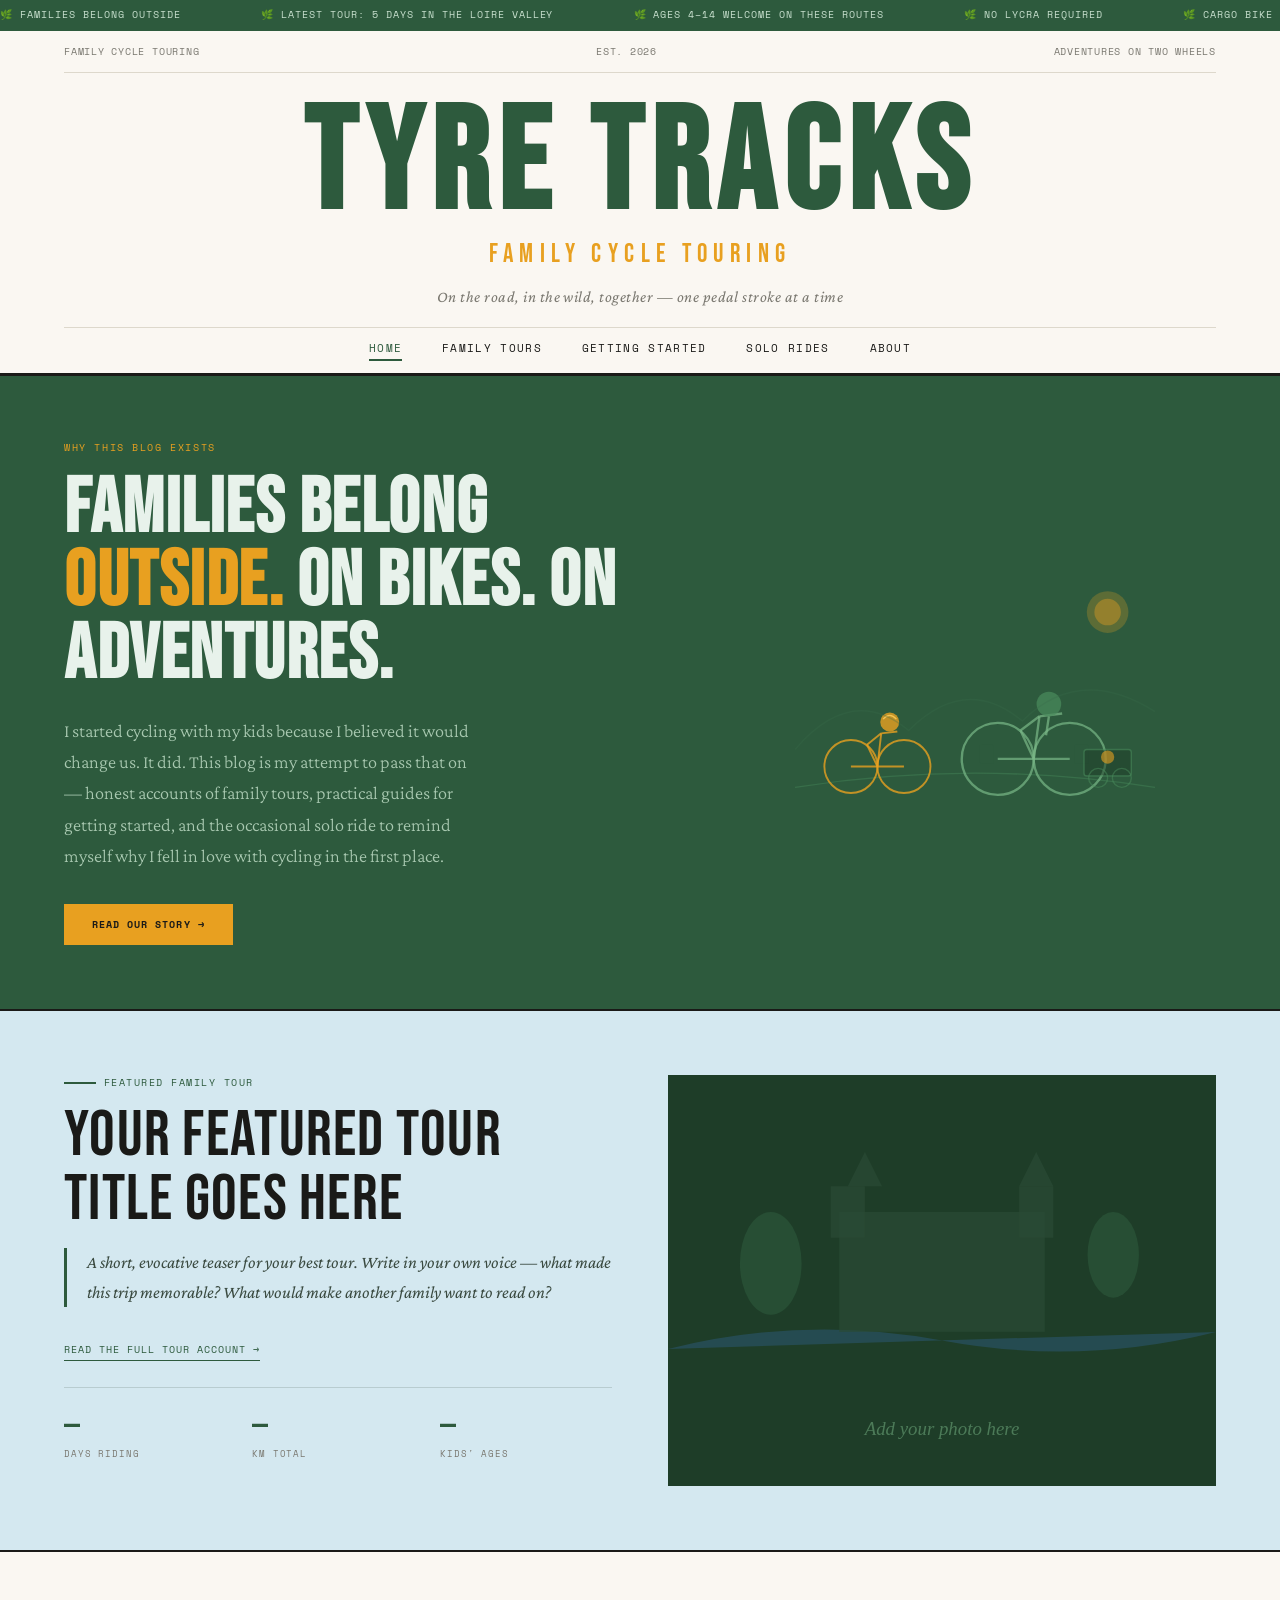
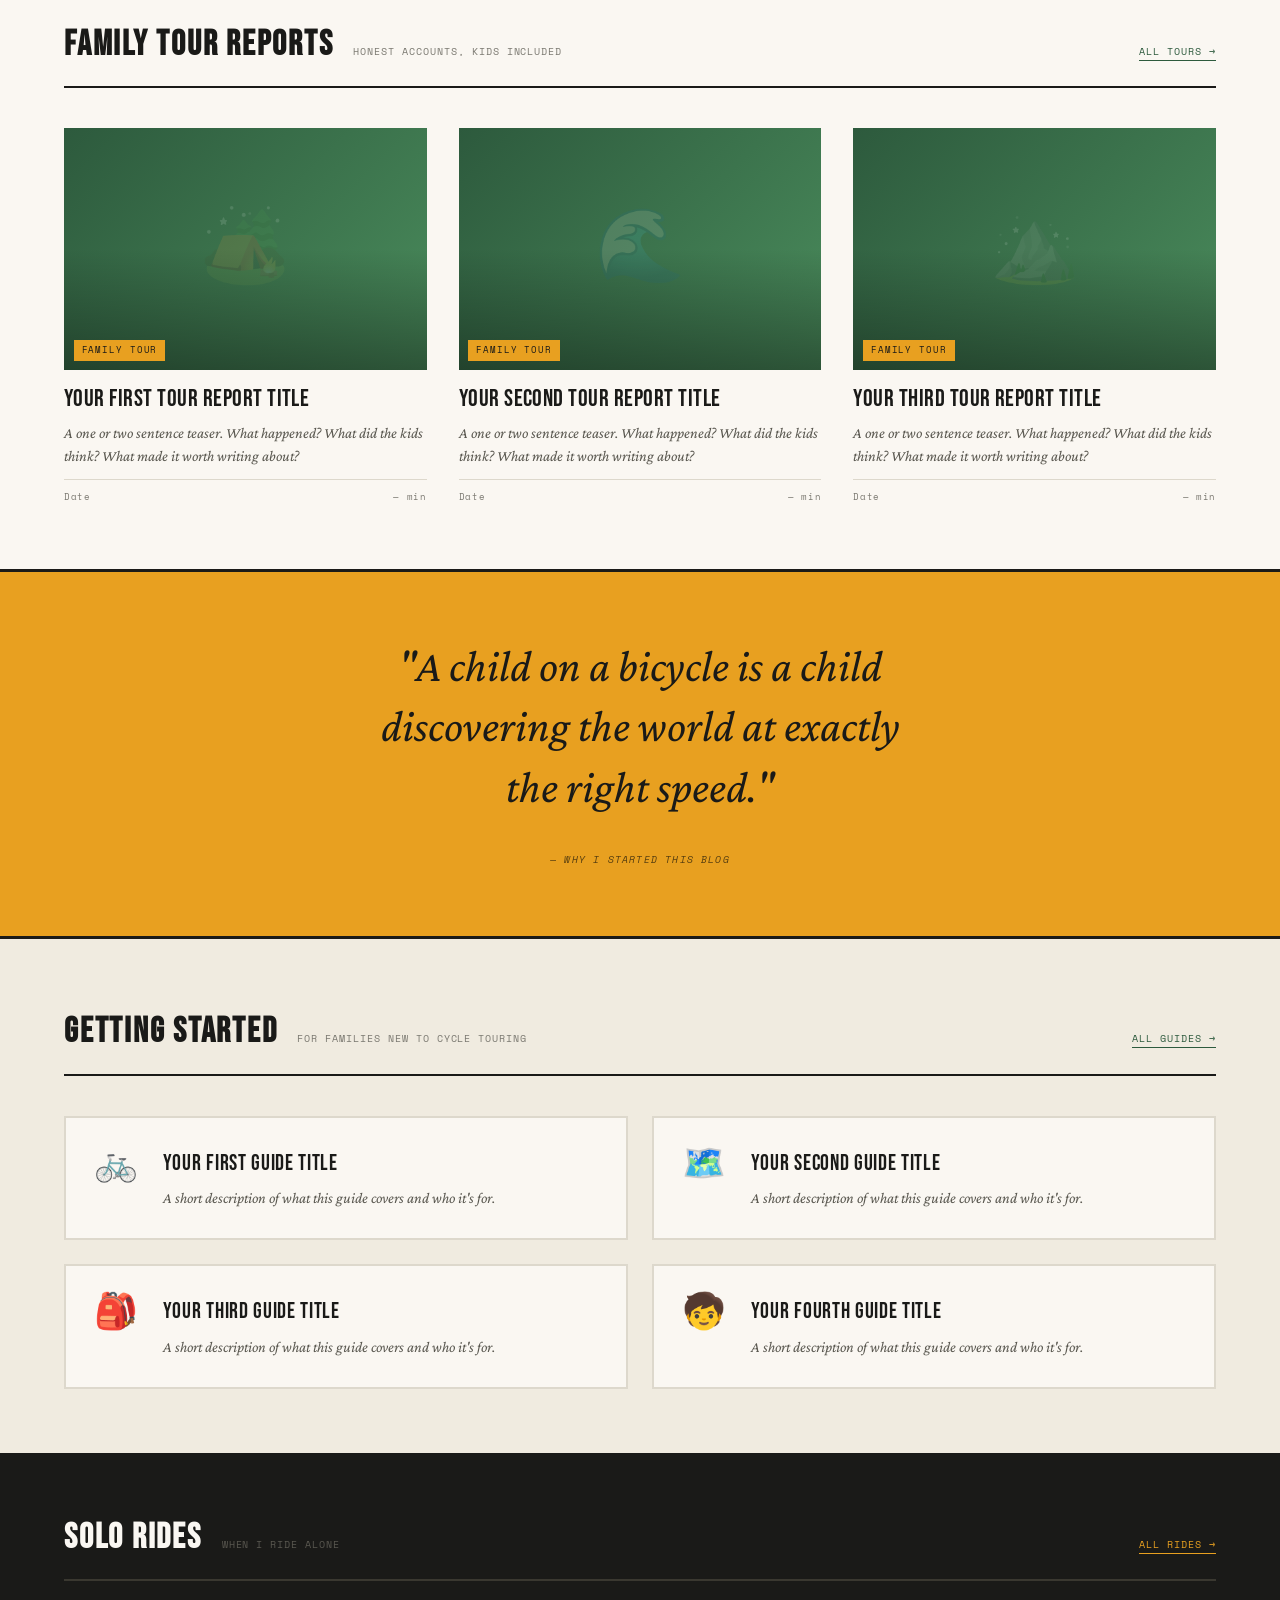
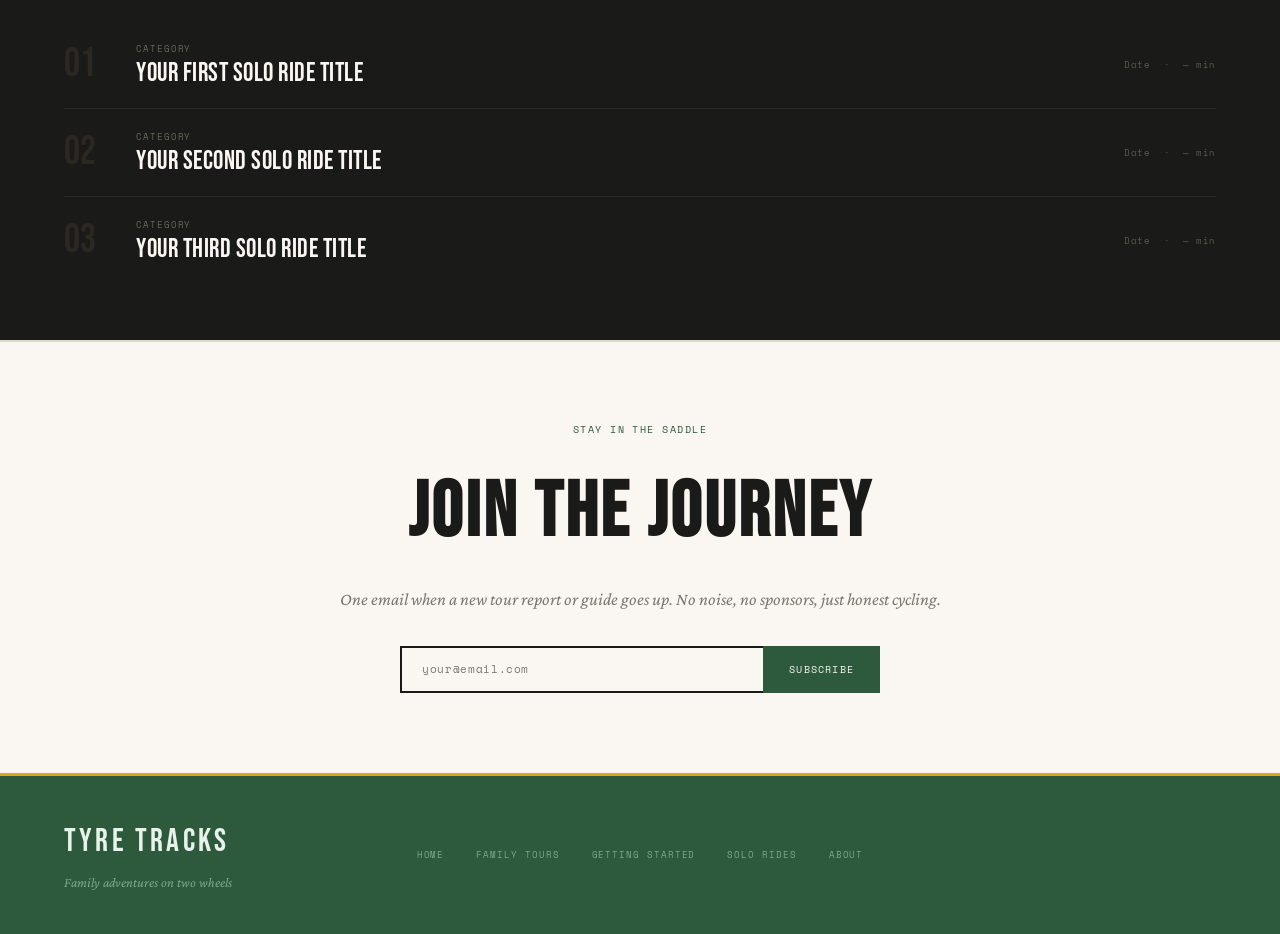
<file: index.html>
<!DOCTYPE html>
<html lang="en">
<head>
<meta charset="UTF-8">
<meta name="viewport" content="width=device-width, initial-scale=1.0">
<title>Tyre Tracks — Family Cycle Touring</title>
<link href="https://fonts.googleapis.com/css2?family=Bebas+Neue&family=Crimson+Pro:ital,wght@0,300;0,400;0,600;1,300;1,400&family=Space+Mono:wght@400;700&display=swap" rel="stylesheet">
<link rel="stylesheet" href="shared.css">
<style>
  .mission { background: var(--forest); color: #e8f2eb; padding: 4rem 5vw; display: grid; grid-template-columns: 1.1fr 0.9fr; gap: 5rem; align-items: center; }
  .mission-eyebrow { font-family: 'Space Mono', monospace; font-size: 0.62rem; letter-spacing: 0.16em; text-transform: uppercase; color: var(--sun); margin-bottom: 1rem; }
  .mission h2 { font-family: 'Bebas Neue', sans-serif; font-size: clamp(2.8rem, 6vw, 5.5rem); line-height: 0.95; letter-spacing: 0.02em; margin-bottom: 1.5rem; }
  .mission h2 em { font-style: normal; color: var(--sun); }
  .mission p { font-size: 1.15rem; line-height: 1.7; color: #a8c8b0; font-weight: 300; max-width: 42ch; }
  .mission-cta { display: inline-flex; align-items: center; gap: 0.5rem; margin-top: 2rem; padding: 0.75rem 1.75rem; background: var(--sun); color: var(--ink); font-family: 'Space Mono', monospace; font-size: 0.65rem; letter-spacing: 0.1em; text-transform: uppercase; text-decoration: none; font-weight: 700; transition: background 0.2s; }
  .mission-cta:hover { background: #f0b030; }
  .mission-visual { display: flex; align-items: center; justify-content: center; }
  .mission-visual svg { width: 100%; max-width: 360px; }

  .featured-tour { background: var(--sky); padding: 4rem 5vw; border-top: 2px solid var(--ink); border-bottom: 2px solid var(--ink); }
  .featured-inner { display: grid; grid-template-columns: 1fr 1fr; gap: 3.5rem; align-items: start; }
  .featured-label { font-family: 'Space Mono', monospace; font-size: 0.62rem; letter-spacing: 0.15em; text-transform: uppercase; color: var(--forest); margin-bottom: 0.75rem; display: flex; align-items: center; gap: 0.5rem; }
  .featured-label::before { content: ''; display: inline-block; width: 2rem; height: 2px; background: var(--forest); }
  .featured-title { font-family: 'Bebas Neue', sans-serif; font-size: clamp(2rem, 5vw, 4rem); line-height: 1; letter-spacing: 0.02em; color: var(--ink); margin-bottom: 1rem; }
  .featured-excerpt { font-size: 1.1rem; color: #3a4a40; line-height: 1.7; font-style: italic; border-left: 3px solid var(--forest); padding-left: 1.25rem; margin-bottom: 1.5rem; }
  .tour-stats { display: grid; grid-template-columns: repeat(3, 1fr); gap: 1rem; margin-top: 1.5rem; border-top: 1px solid #b8ccd0; padding-top: 1.5rem; }
  .tour-stat-num { font-family: 'Bebas Neue', sans-serif; font-size: 2rem; color: var(--forest); line-height: 1; }
  .tour-stat-lbl { font-family: 'Space Mono', monospace; font-size: 0.55rem; letter-spacing: 0.1em; text-transform: uppercase; color: var(--muted); margin-top: 0.2rem; }
  .featured-image { aspect-ratio: 4/3; background: linear-gradient(145deg, #3a6b4a, #1e3d28); display: flex; align-items: center; justify-content: center; }
  .read-link { display: inline-flex; align-items: center; gap: 0.4rem; font-family: 'Space Mono', monospace; font-size: 0.62rem; letter-spacing: 0.1em; text-transform: uppercase; color: var(--forest); text-decoration: none; border-bottom: 1px solid var(--forest); padding-bottom: 1px; transition: color 0.2s; }
  .read-link:hover { color: var(--leaf); }

  .section { padding: 4rem 5vw; }
  .section-alt { background: var(--warm); }
  .section-header { display: flex; align-items: baseline; gap: 1.25rem; margin-bottom: 2.5rem; border-bottom: 2px solid var(--ink); padding-bottom: 0.75rem; flex-wrap: wrap; }
  .section-header h2 { font-family: 'Bebas Neue', sans-serif; font-size: 2.2rem; letter-spacing: 0.05em; }
  .section-header span { font-family: 'Space Mono', monospace; font-size: 0.6rem; color: var(--muted); letter-spacing: 0.1em; text-transform: uppercase; }
  .section-header .see-all { margin-left: auto; font-family: 'Space Mono', monospace; font-size: 0.6rem; letter-spacing: 0.1em; text-transform: uppercase; color: var(--forest); text-decoration: none; border-bottom: 1px solid var(--forest); }

  .posts-grid { display: grid; grid-template-columns: repeat(3, 1fr); gap: 2.5rem 2rem; }
  .post-card { cursor: pointer; transition: transform 0.25s; }
  .post-card:hover { transform: translateY(-5px); }
  .post-card:hover .post-title { color: var(--forest); }
  .post-thumb { aspect-ratio: 3/2; margin-bottom: 1rem; overflow: hidden; position: relative; }
  .post-thumb-bg { width: 100%; height: 100%; display: flex; align-items: center; justify-content: center; font-family: 'Bebas Neue', sans-serif; font-size: 4.5rem; color: rgba(255,255,255,0.12); user-select: none; }
  .post-thumb::after { content: ''; position: absolute; inset: 0; background: linear-gradient(to top, rgba(0,0,0,0.4) 0%, transparent 50%); }
  .post-thumb .tag-chip { position: absolute; bottom: 0.6rem; left: 0.6rem; z-index: 1; font-family: 'Space Mono', monospace; font-size: 0.55rem; letter-spacing: 0.1em; text-transform: uppercase; background: var(--sun); color: var(--ink); padding: 0.2rem 0.5rem; }
  .bg-family { background: linear-gradient(135deg, #2d5a3d, #4a8c5c); }
  .bg-guide  { background: linear-gradient(135deg, #205060, #3a8090); }
  .post-title { font-family: 'Bebas Neue', sans-serif; font-size: 1.5rem; letter-spacing: 0.02em; line-height: 1.1; margin-bottom: 0.5rem; transition: color 0.2s; }
  .post-excerpt { font-size: 0.95rem; color: #5a5850; line-height: 1.55; font-style: italic; }
  .post-footer { display: flex; justify-content: space-between; align-items: center; margin-top: 0.7rem; padding-top: 0.6rem; border-top: 1px solid var(--rule); }
  .post-date, .post-read-time { font-family: 'Space Mono', monospace; font-size: 0.58rem; color: var(--muted); letter-spacing: 0.07em; }

  .guide-grid { display: grid; grid-template-columns: repeat(2, 1fr); gap: 1.5rem; }
  .guide-card { border: 2px solid var(--rule); padding: 1.75rem; display: flex; gap: 1.5rem; align-items: flex-start; background: var(--paper); transition: border-color 0.2s, box-shadow 0.2s; cursor: pointer; text-decoration: none; color: inherit; }
  .guide-card:hover { border-color: var(--forest); box-shadow: 4px 4px 0 var(--forest); }
  .guide-icon { font-size: 2.2rem; flex-shrink: 0; line-height: 1; width: 2.8rem; text-align: center; }
  .guide-title { font-family: 'Bebas Neue', sans-serif; font-size: 1.4rem; letter-spacing: 0.03em; margin-bottom: 0.3rem; }
  .guide-desc { font-size: 0.95rem; color: #5a5850; line-height: 1.5; font-style: italic; }

  .inspiration { background: var(--sun); padding: 4rem 5vw; border-top: 3px solid var(--ink); border-bottom: 3px solid var(--ink); text-align: center; }
  .inspiration blockquote { font-family: 'Crimson Pro', serif; font-style: italic; font-size: clamp(1.6rem, 4vw, 2.8rem); line-height: 1.35; color: var(--ink); max-width: 22ch; margin: 0 auto 1.5rem; }
  .inspiration cite { font-family: 'Space Mono', monospace; font-size: 0.62rem; letter-spacing: 0.12em; text-transform: uppercase; color: #5a4010; }

  .solo-strip { background: var(--ink); color: var(--paper); padding: 3.5rem 5vw; }
  .solo-strip .section-header { border-bottom-color: #3a3830; }
  .solo-strip .section-header h2 { color: var(--paper); }
  .solo-strip .section-header span { color: #5a5850; }
  .solo-strip .section-header .see-all { color: var(--sun); border-color: var(--sun); }
  .solo-list { display: flex; flex-direction: column; }
  .solo-item { display: grid; grid-template-columns: auto 1fr auto; gap: 2rem; align-items: center; padding: 1.25rem 0; border-bottom: 1px solid #2a2820; cursor: pointer; transition: padding-left 0.2s; text-decoration: none; color: inherit; }
  .solo-item:last-child { border-bottom: none; }
  .solo-item:hover { padding-left: 0.5rem; }
  .solo-item:hover .solo-title { color: var(--sun); }
  .solo-num { font-family: 'Bebas Neue', sans-serif; font-size: 2.5rem; color: #2a2820; line-height: 1; transition: color 0.2s; min-width: 2.5rem; }
  .solo-item:hover .solo-num { color: var(--forest); }
  .solo-category { font-family: 'Space Mono', monospace; font-size: 0.58rem; letter-spacing: 0.1em; text-transform: uppercase; color: #6a6858; margin-bottom: 0.3rem; }
  .solo-title { font-family: 'Bebas Neue', sans-serif; font-size: 1.6rem; letter-spacing: 0.02em; line-height: 1.05; transition: color 0.2s; }
  .solo-date { font-family: 'Space Mono', monospace; font-size: 0.58rem; color: #5a5850; letter-spacing: 0.06em; white-space: nowrap; }

  .newsletter { padding: 5rem 5vw; text-align: center; border-top: 2px solid var(--rule); }
  .newsletter .eyebrow { font-family: 'Space Mono', monospace; font-size: 0.62rem; letter-spacing: 0.15em; text-transform: uppercase; color: var(--forest); margin-bottom: 0.75rem; }
  .newsletter h2 { font-family: 'Bebas Neue', sans-serif; font-size: clamp(2.5rem, 6vw, 5rem); letter-spacing: 0.04em; margin-bottom: 0.5rem; }
  .newsletter p { color: var(--muted); font-style: italic; margin-bottom: 2rem; font-size: 1.1rem; }
  .email-form { display: flex; max-width: 480px; margin: 0 auto; }
  .email-form input { flex: 1; padding: 0.85rem 1.25rem; border: 2px solid var(--ink); border-right: none; background: var(--paper); font-family: 'Space Mono', monospace; font-size: 0.68rem; letter-spacing: 0.06em; outline: none; color: var(--ink); }
  .email-form input::placeholder { color: var(--muted); }
  .email-form button { padding: 0.85rem 1.5rem; background: var(--forest); color: var(--paper); border: 2px solid var(--forest); font-family: 'Space Mono', monospace; font-size: 0.62rem; letter-spacing: 0.12em; text-transform: uppercase; cursor: pointer; transition: background 0.2s; white-space: nowrap; }
  .email-form button:hover { background: var(--leaf); border-color: var(--leaf); }

  @media (max-width: 900px) {
    .mission { grid-template-columns: 1fr; gap: 2.5rem; }
    .featured-inner { grid-template-columns: 1fr; gap: 2rem; }
    .posts-grid { grid-template-columns: repeat(2, 1fr); }
    .guide-grid { grid-template-columns: 1fr; }
    .solo-item { grid-template-columns: auto 1fr; }
    .solo-date { display: none; }
  }
  @media (max-width: 600px) {
    .posts-grid { grid-template-columns: 1fr; }
    .email-form { flex-direction: column; }
    .email-form input { border-right: 2px solid var(--ink); border-bottom: none; }
  }
</style>
</head>
<body>

<div class="ticker"><div class="ticker-inner"><span>Families belong outside</span><span>Latest tour: 5 days in the Loire Valley</span><span>Ages 4–14 welcome on these routes</span><span>No lycra required</span><span>Cargo bike friendly</span><span>Families belong outside</span><span>Latest tour: 5 days in the Loire Valley</span><span>Ages 4–14 welcome on these routes</span><span>No lycra required</span><span>Cargo bike friendly</span></div></div>

<header>
  <div class="header-top">
    <div class="issue-info">Family Cycle Touring</div>
    <div class="issue-info">Est. 2026</div>
    <div class="issue-info">Adventures on two wheels</div>
  </div>
  <div class="masthead">
    <h1>Tyre Tracks</h1>
    <span class="sub">Family Cycle Touring</span>
    <p class="tagline">On the road, in the wild, together — one pedal stroke at a time</p>
  </div>
  <nav>
    <a href="index.html" class="active">Home</a>
    <a href="tour-report.html">Family Tours</a>
    <a href="getting-started.html">Getting Started</a>
    <a href="solo-ride.html">Solo Rides</a>
    <a href="about.html">About</a>
  </nav>
</header>

<div class="mission">
  <div>
    <div class="mission-eyebrow">Why this blog exists</div>
    <h2>Families belong <em>outside.</em> On bikes. On adventures.</h2>
    <p>I started cycling with my kids because I believed it would change us. It did. This blog is my attempt to pass that on — honest accounts of family tours, practical guides for getting started, and the occasional solo ride to remind myself why I fell in love with cycling in the first place.</p>
    <a href="about.html" class="mission-cta">Read our story →</a>
  </div>
  <div class="mission-visual">
    <svg viewBox="0 0 380 280" fill="none" xmlns="http://www.w3.org/2000/svg">
      <path d="M0 240 Q190 210 380 240" stroke="#4a8c5c" stroke-width="1.5" fill="none" opacity="0.4"/>
      <ellipse cx="290" cy="210" rx="38" ry="38" stroke="#7ab888" stroke-width="2.5" opacity="0.7"/>
      <ellipse cx="214" cy="210" rx="38" ry="38" stroke="#7ab888" stroke-width="2.5" opacity="0.7"/>
      <line x1="214" y1="210" x2="290" y2="210" stroke="#7ab888" stroke-width="2.5" opacity="0.7"/>
      <line x1="252" y1="210" x2="258" y2="165" stroke="#7ab888" stroke-width="2.5" opacity="0.7"/>
      <line x1="258" y1="165" x2="282" y2="162" stroke="#7ab888" stroke-width="2.5" opacity="0.7"/>
      <line x1="252" y1="210" x2="238" y2="180" stroke="#7ab888" stroke-width="2.5" opacity="0.7"/>
      <line x1="238" y1="180" x2="258" y2="165" stroke="#7ab888" stroke-width="2.5" opacity="0.7"/>
      <circle cx="268" cy="152" r="13" fill="#4a8c5c" opacity="0.7"/>
      <line x1="268" y1="165" x2="265" y2="185" stroke="#7ab888" stroke-width="2.5" opacity="0.7"/>
      <rect x="195" y="195" width="15" height="20" rx="2" fill="#2d5a3d" opacity="0.6"/>
      <rect x="295" y="195" width="15" height="20" rx="2" fill="#2d5a3d" opacity="0.6"/>
      <ellipse cx="115" cy="218" rx="28" ry="28" stroke="#e8a020" stroke-width="2" opacity="0.8"/>
      <ellipse cx="59" cy="218" rx="28" ry="28" stroke="#e8a020" stroke-width="2" opacity="0.8"/>
      <line x1="59" y1="218" x2="115" y2="218" stroke="#e8a020" stroke-width="2" opacity="0.8"/>
      <line x1="87" y1="218" x2="91" y2="183" stroke="#e8a020" stroke-width="2" opacity="0.8"/>
      <line x1="91" y1="183" x2="108" y2="181" stroke="#e8a020" stroke-width="2" opacity="0.8"/>
      <line x1="87" y1="218" x2="76" y2="195" stroke="#e8a020" stroke-width="2" opacity="0.8"/>
      <line x1="76" y1="195" x2="91" y2="183" stroke="#e8a020" stroke-width="2" opacity="0.8"/>
      <circle cx="100" cy="171" r="10" fill="#e8a020" opacity="0.8"/>
      <path d="M93 168 Q100 160 107 168" stroke="#ffd060" stroke-width="1.5" fill="none" opacity="0.8"/>
      <rect x="305" y="200" width="50" height="28" rx="3" stroke="#4a8c5c" stroke-width="1.5" fill="#1e3d28" opacity="0.5"/>
      <ellipse cx="320" cy="230" rx="10" ry="10" stroke="#4a8c5c" stroke-width="1.5" opacity="0.5"/>
      <ellipse cx="345" cy="230" rx="10" ry="10" stroke="#4a8c5c" stroke-width="1.5" opacity="0.5"/>
      <circle cx="330" cy="208" r="7" fill="#e8a020" opacity="0.6"/>
      <circle cx="330" cy="55" r="22" fill="#e8a020" opacity="0.25"/>
      <circle cx="330" cy="55" r="14" fill="#e8a020" opacity="0.4"/>
      <path d="M0 200 Q60 130 120 180 Q180 120 240 170 Q300 110 380 160" stroke="#3a6b4a" stroke-width="1.5" fill="none" opacity="0.3"/>
    </svg>
  </div>
</div>

<!-- FEATURED TOUR -->
<section class="featured-tour">
  <div class="featured-inner">
    <div>
      <div class="featured-label">Featured Family Tour</div>
      <div class="featured-title">Your featured tour title goes here</div>
      <p class="featured-excerpt">A short, evocative teaser for your best tour. Write in your own voice — what made this trip memorable? What would make another family want to read on?</p>
      <a href="tour-report.html" class="read-link">Read the full tour account →</a>
      <div class="tour-stats">
        <div><div class="tour-stat-num">—</div><div class="tour-stat-lbl">days riding</div></div>
        <div><div class="tour-stat-num">—</div><div class="tour-stat-lbl">km total</div></div>
        <div><div class="tour-stat-num">—</div><div class="tour-stat-lbl">kids' ages</div></div>
      </div>
    </div>
    <div class="featured-image">
      <svg viewBox="0 0 320 240" fill="none" xmlns="http://www.w3.org/2000/svg">
        <rect width="320" height="240" fill="#1e3d28"/>
        <path d="M0 160 Q80 140 160 155 Q240 170 320 150" fill="#2d5a7a" opacity="0.5"/>
        <rect x="100" y="80" width="120" height="70" fill="#2a4a35" opacity="0.7"/>
        <rect x="95" y="65" width="20" height="30" fill="#2a4a35" opacity="0.7"/>
        <rect x="205" y="65" width="20" height="30" fill="#2a4a35" opacity="0.7"/>
        <polygon points="105,65 115,45 125,65" fill="#2a4a35" opacity="0.7"/>
        <polygon points="205,65 215,45 225,65" fill="#2a4a35" opacity="0.7"/>
        <ellipse cx="60" cy="110" rx="18" ry="30" fill="#2d5a3d" opacity="0.6"/>
        <ellipse cx="260" cy="105" rx="15" ry="25" fill="#2d5a3d" opacity="0.6"/>
        <text x="160" y="210" font-family="Georgia,serif" font-size="11" fill="#7ab888" opacity="0.5" text-anchor="middle" font-style="italic">Add your photo here</text>
      </svg>
    </div>
  </div>
</section>

<!-- FAMILY TOUR POSTS -->
<section class="section">
  <div class="section-header">
    <h2>Family Tour Reports</h2>
    <span>Honest accounts, kids included</span>
    <a href="tour-report.html" class="see-all">All tours →</a>
  </div>
  <div class="posts-grid">
    <a href="tour-report.html" class="post-card" style="text-decoration:none;color:inherit;">
      <div class="post-thumb"><div class="post-thumb-bg bg-family">🏕️</div><span class="tag-chip">Family Tour</span></div>
      <div class="post-title">Your first tour report title</div>
      <p class="post-excerpt">A one or two sentence teaser. What happened? What did the kids think? What made it worth writing about?</p>
      <div class="post-footer"><span class="post-date">Date</span><span class="post-read-time">— min</span></div>
    </a>
    <a href="tour-report.html" class="post-card" style="text-decoration:none;color:inherit;">
      <div class="post-thumb"><div class="post-thumb-bg bg-family">🌊</div><span class="tag-chip">Family Tour</span></div>
      <div class="post-title">Your second tour report title</div>
      <p class="post-excerpt">A one or two sentence teaser. What happened? What did the kids think? What made it worth writing about?</p>
      <div class="post-footer"><span class="post-date">Date</span><span class="post-read-time">— min</span></div>
    </a>
    <a href="tour-report.html" class="post-card" style="text-decoration:none;color:inherit;">
      <div class="post-thumb"><div class="post-thumb-bg bg-family">⛰️</div><span class="tag-chip">Family Tour</span></div>
      <div class="post-title">Your third tour report title</div>
      <p class="post-excerpt">A one or two sentence teaser. What happened? What did the kids think? What made it worth writing about?</p>
      <div class="post-footer"><span class="post-date">Date</span><span class="post-read-time">— min</span></div>
    </a>
  </div>
</section>

<!-- QUOTE -->
<div class="inspiration">
  <blockquote>"A child on a bicycle is a child discovering the world at exactly the right speed."</blockquote>
  <cite>— Why I started this blog</cite>
</div>

<!-- GETTING STARTED -->
<section class="section section-alt">
  <div class="section-header">
    <h2>Getting Started</h2>
    <span>For families new to cycle touring</span>
    <a href="getting-started.html" class="see-all">All guides →</a>
  </div>
  <div class="guide-grid">
    <a href="getting-started.html" class="guide-card">
      <div class="guide-icon">🚲</div>
      <div><div class="guide-title">Your first guide title</div><p class="guide-desc">A short description of what this guide covers and who it's for.</p></div>
    </a>
    <a href="getting-started.html" class="guide-card">
      <div class="guide-icon">🗺️</div>
      <div><div class="guide-title">Your second guide title</div><p class="guide-desc">A short description of what this guide covers and who it's for.</p></div>
    </a>
    <a href="getting-started.html" class="guide-card">
      <div class="guide-icon">🎒</div>
      <div><div class="guide-title">Your third guide title</div><p class="guide-desc">A short description of what this guide covers and who it's for.</p></div>
    </a>
    <a href="getting-started.html" class="guide-card">
      <div class="guide-icon">🧒</div>
      <div><div class="guide-title">Your fourth guide title</div><p class="guide-desc">A short description of what this guide covers and who it's for.</p></div>
    </a>
  </div>
</section>

<!-- SOLO RIDES -->
<section class="solo-strip">
  <div class="section-header">
    <h2>Solo Rides</h2>
    <span>When I ride alone</span>
    <a href="solo-ride.html" class="see-all">All rides →</a>
  </div>
  <div class="solo-list">
    <a href="solo-ride.html" class="solo-item">
      <div class="solo-num">01</div>
      <div><div class="solo-category">Category</div><div class="solo-title">Your first solo ride title</div></div>
      <div class="solo-date">Date &nbsp;·&nbsp; — min</div>
    </a>
    <a href="solo-ride.html" class="solo-item">
      <div class="solo-num">02</div>
      <div><div class="solo-category">Category</div><div class="solo-title">Your second solo ride title</div></div>
      <div class="solo-date">Date &nbsp;·&nbsp; — min</div>
    </a>
    <a href="solo-ride.html" class="solo-item">
      <div class="solo-num">03</div>
      <div><div class="solo-category">Category</div><div class="solo-title">Your third solo ride title</div></div>
      <div class="solo-date">Date &nbsp;·&nbsp; — min</div>
    </a>
  </div>
</section>

<!-- NEWSLETTER -->
<section class="newsletter">
  <div class="eyebrow">Stay in the saddle</div>
  <h2>Join the journey</h2>
  <p>One email when a new tour report or guide goes up. No noise, no sponsors, just honest cycling.</p>
  <div class="email-form">
    <input type="email" placeholder="your@email.com">
    <button>Subscribe</button>
  </div>
</section>

<footer>
  <div><div class="footer-brand">Tyre Tracks</div><div class="footer-tagline">Family adventures on two wheels</div></div>
  <div class="footer-links">
    <a href="index.html">Home</a>
    <a href="tour-report.html">Family Tours</a>
    <a href="getting-started.html">Getting Started</a>
    <a href="solo-ride.html">Solo Rides</a>
    <a href="about.html">About</a>
</footer>
</body>
</html>
</file>
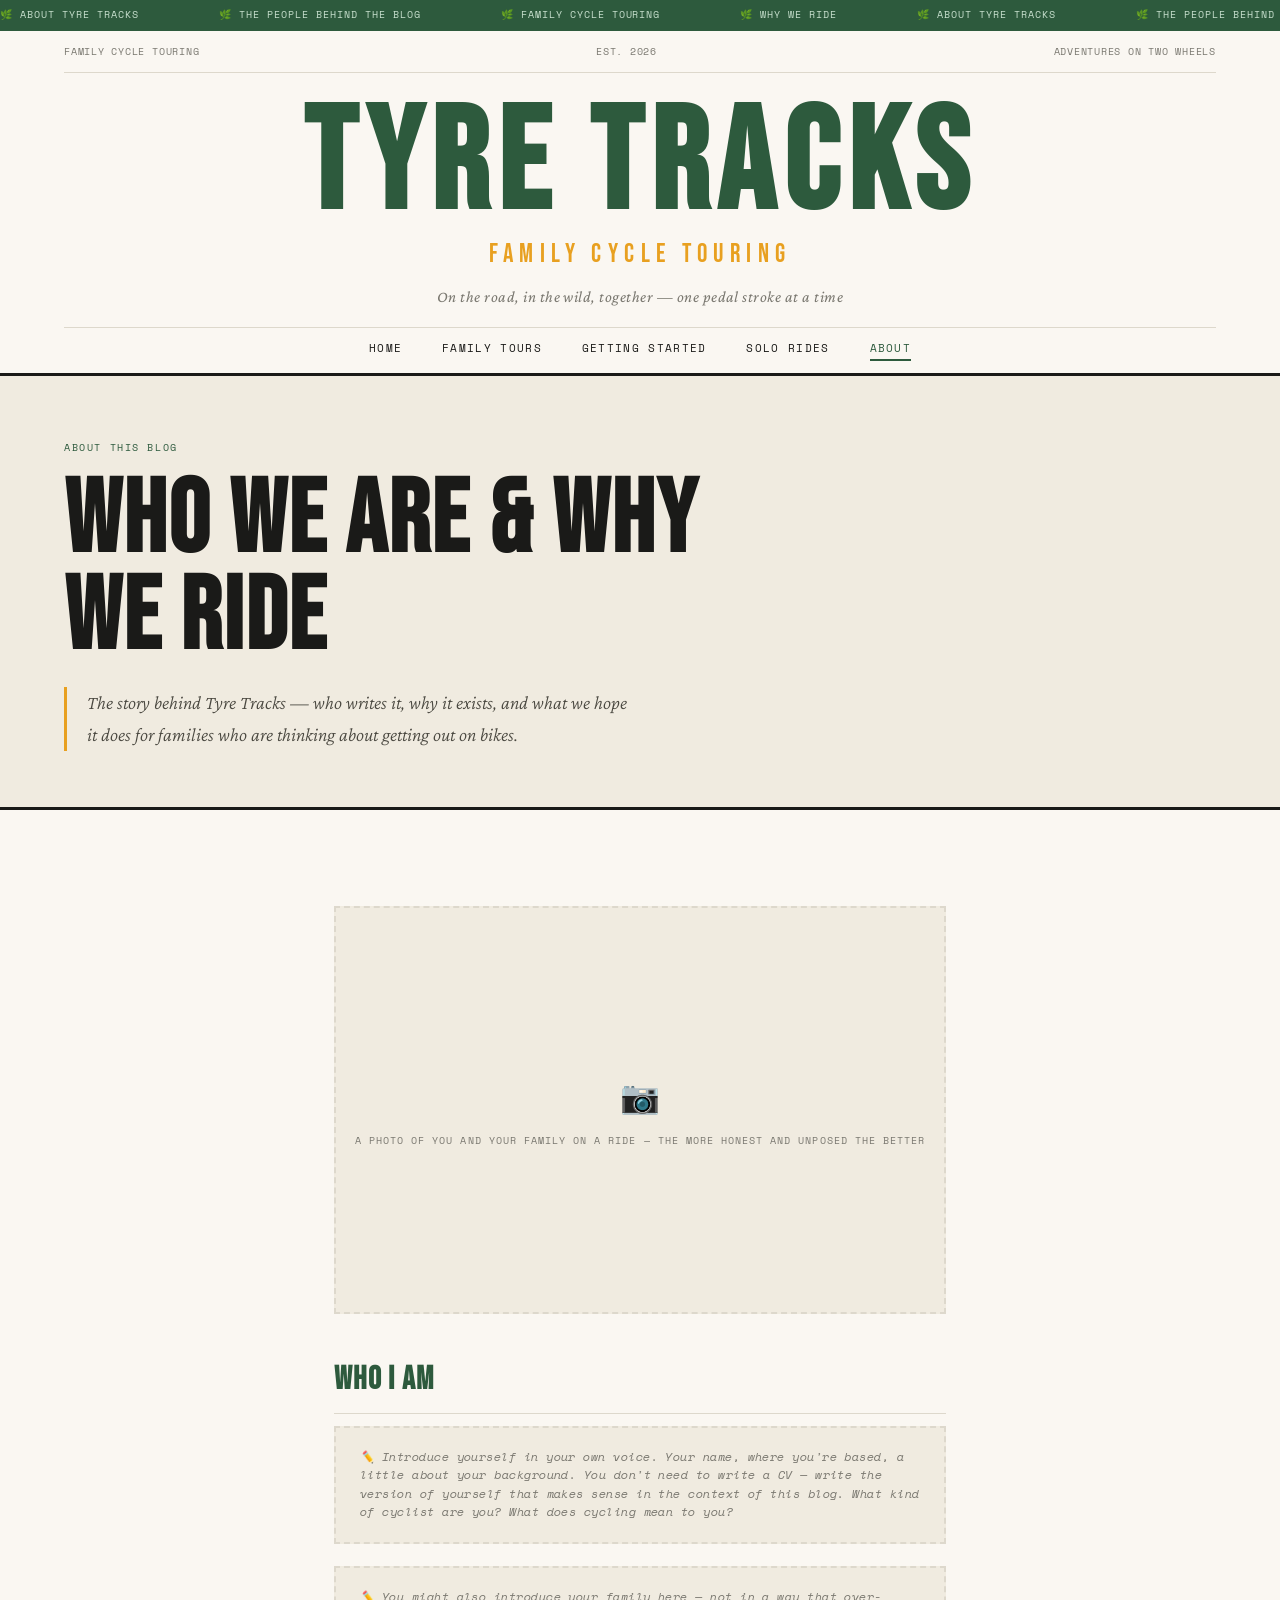
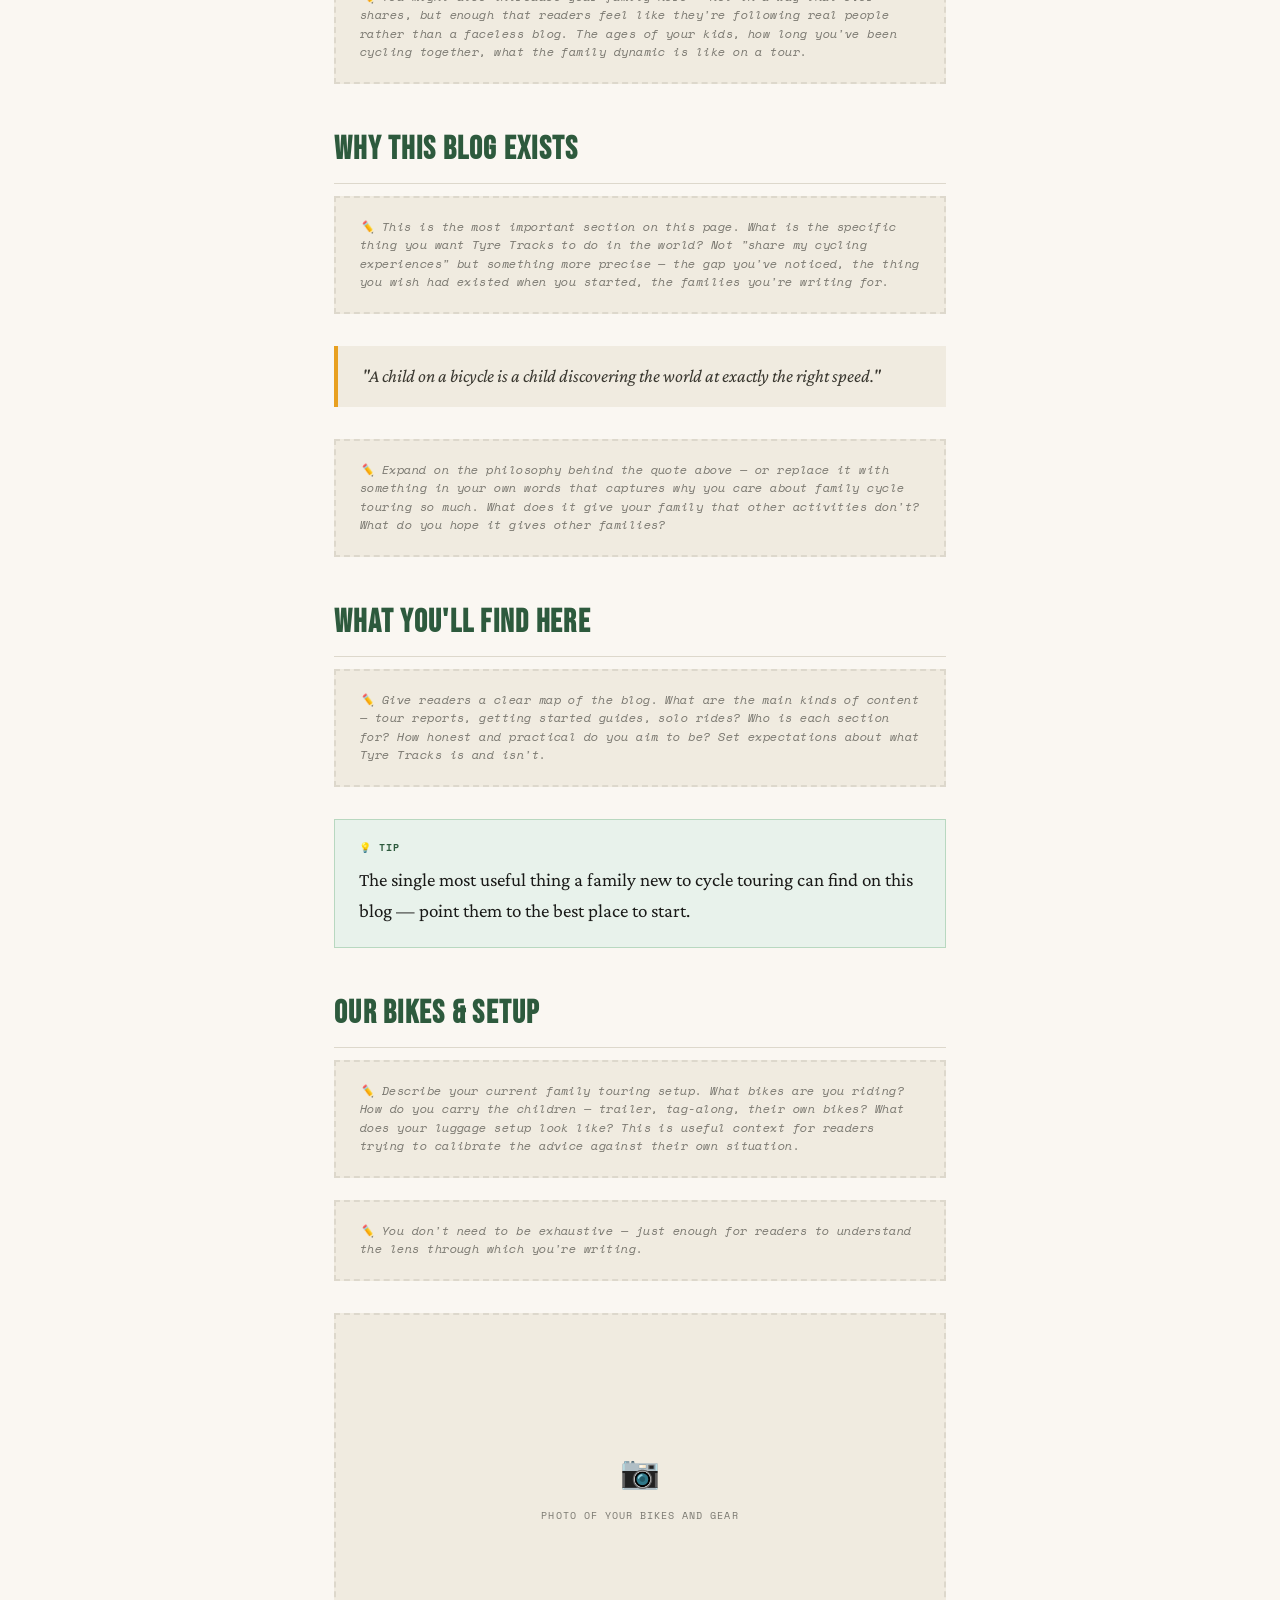
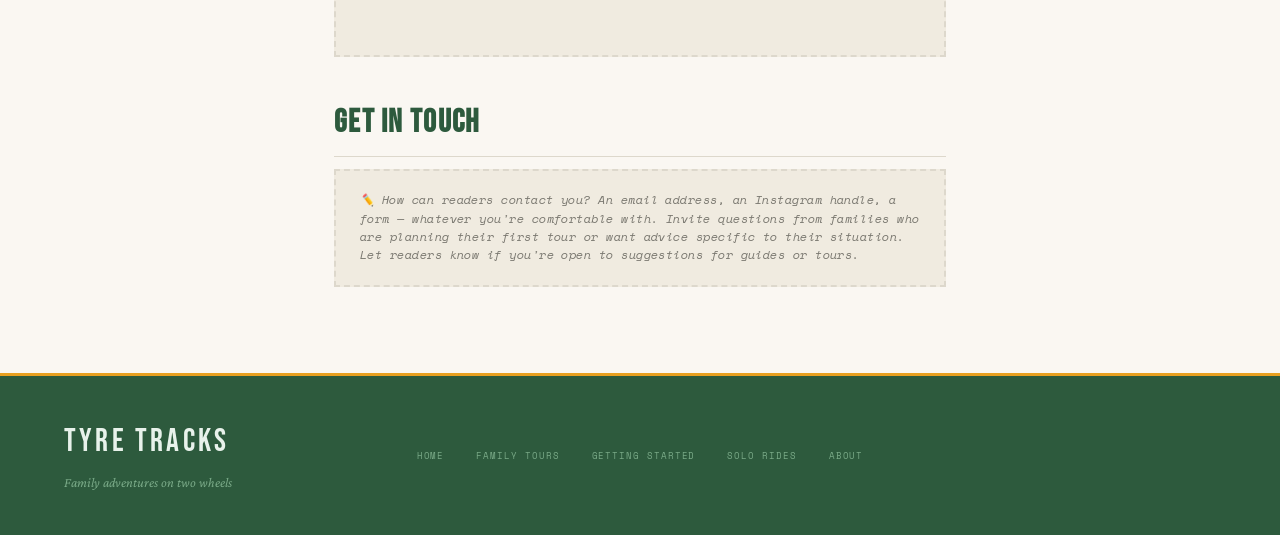
<file: about.html>
<!DOCTYPE html>
<html lang="en">
<head>
<meta charset="UTF-8">
<meta name="viewport" content="width=device-width, initial-scale=1.0">
<title>About — Tyre Tracks</title>
<link href="https://fonts.googleapis.com/css2?family=Bebas+Neue&family=Crimson+Pro:ital,wght@0,300;0,400;0,600;1,300;1,400&family=Space+Mono:wght@400;700&display=swap" rel="stylesheet">
<link rel="stylesheet" href="shared.css">
<style>
  .article-hero { background: var(--warm); border-bottom: 3px solid var(--ink); }
  .article-hero .article-eyebrow { color: var(--forest); }
  .article-hero .article-title { color: var(--ink); }
  .article-hero .article-standfirst { border-left-color: var(--sun); color: #4a4840; }
  .article-hero .article-meta span { color: var(--muted); }
  .article-hero .article-meta span strong { color: var(--ink); }

  .about-photo { aspect-ratio: 3/2; background: var(--warm); border: 2px dashed var(--rule); margin: 2rem 0; display: flex; align-items: center; justify-content: center; flex-direction: column; gap: 0.5rem; }
  .about-photo::before { content: '📷'; font-size: 2rem; }
  .about-photo span { font-family: 'Space Mono', monospace; font-size: 0.65rem; letter-spacing: 0.1em; text-transform: uppercase; color: var(--muted); }
</style>
</head>
<body>

<div class="ticker"><div class="ticker-inner"><span>About Tyre Tracks</span><span>The people behind the blog</span><span>Family Cycle Touring</span><span>Why we ride</span><span>About Tyre Tracks</span><span>The people behind the blog</span><span>Family Cycle Touring</span><span>Why we ride</span></div></div>

<header>
  <div class="header-top">
    <div class="issue-info">Family Cycle Touring</div>
    <div class="issue-info">Est. 2026</div>
    <div class="issue-info">Adventures on two wheels</div>
  </div>
  <div class="masthead">
    <h1><a href="index.html" style="text-decoration:none;color:inherit;">Tyre Tracks</a></h1>
    <span class="sub">Family Cycle Touring</span>
    <p class="tagline">On the road, in the wild, together — one pedal stroke at a time</p>
  </div>
  <nav>
    <a href="index.html">Home</a>
    <a href="tour-report.html">Family Tours</a>
    <a href="getting-started.html">Getting Started</a>
    <a href="solo-ride.html">Solo Rides</a>
    <a href="about.html" class="active">About</a>
  </nav>
</header>

<!-- ARTICLE HERO -->
<div class="article-hero">
  <div class="article-eyebrow">About this blog</div>
  <h1 class="article-title">Who we are & why we ride</h1>
  <p class="article-standfirst">The story behind Tyre Tracks — who writes it, why it exists, and what we hope it does for families who are thinking about getting out on bikes.</p>
</div>

<!-- ARTICLE BODY -->
<article class="article-body">

  <div class="about-photo"><span>A photo of you and your family on a ride — the more honest and unposed the better</span></div>

  <h2>Who I am</h2>
  <p class="placeholder">Introduce yourself in your own voice. Your name, where you're based, a little about your background. You don't need to write a CV — write the version of yourself that makes sense in the context of this blog. What kind of cyclist are you? What does cycling mean to you?</p>
  <p class="placeholder">You might also introduce your family here — not in a way that over-shares, but enough that readers feel like they're following real people rather than a faceless blog. The ages of your kids, how long you've been cycling together, what the family dynamic is like on a tour.</p>

  <h2>Why this blog exists</h2>
  <p class="placeholder">This is the most important section on this page. What is the specific thing you want Tyre Tracks to do in the world? Not "share my cycling experiences" but something more precise — the gap you've noticed, the thing you wish had existed when you started, the families you're writing for.</p>

  <blockquote>"A child on a bicycle is a child discovering the world at exactly the right speed."</blockquote>

  <p class="placeholder">Expand on the philosophy behind the quote above — or replace it with something in your own words that captures why you care about family cycle touring so much. What does it give your family that other activities don't? What do you hope it gives other families?</p>

  <h2>What you'll find here</h2>
  <p class="placeholder">Give readers a clear map of the blog. What are the main kinds of content — tour reports, getting started guides, solo rides? Who is each section for? How honest and practical do you aim to be? Set expectations about what Tyre Tracks is and isn't.</p>

  <div class="tip-box">The single most useful thing a family new to cycle touring can find on this blog — point them to the best place to start.</div>

  <h2>Our bikes & setup</h2>
  <p class="placeholder">Describe your current family touring setup. What bikes are you riding? How do you carry the children — trailer, tag-along, their own bikes? What does your luggage setup look like? This is useful context for readers trying to calibrate the advice against their own situation.</p>
  <p class="placeholder">You don't need to be exhaustive — just enough for readers to understand the lens through which you're writing.</p>

  <div class="image-slot"><span>Photo of your bikes and gear</span></div>

  <h2>Get in touch</h2>
  <p class="placeholder">How can readers contact you? An email address, an Instagram handle, a form — whatever you're comfortable with. Invite questions from families who are planning their first tour or want advice specific to their situation. Let readers know if you're open to suggestions for guides or tours.</p>

</article>

<footer>
  <div><div class="footer-brand">Tyre Tracks</div><div class="footer-tagline">Family adventures on two wheels</div></div>
  <div class="footer-links">
    <a href="index.html">Home</a>
    <a href="tour-report.html">Family Tours</a>
    <a href="getting-started.html">Getting Started</a>
    <a href="solo-ride.html">Solo Rides</a>
    <a href="about.html">About</a>
</footer>
</body>
</html>
</file>
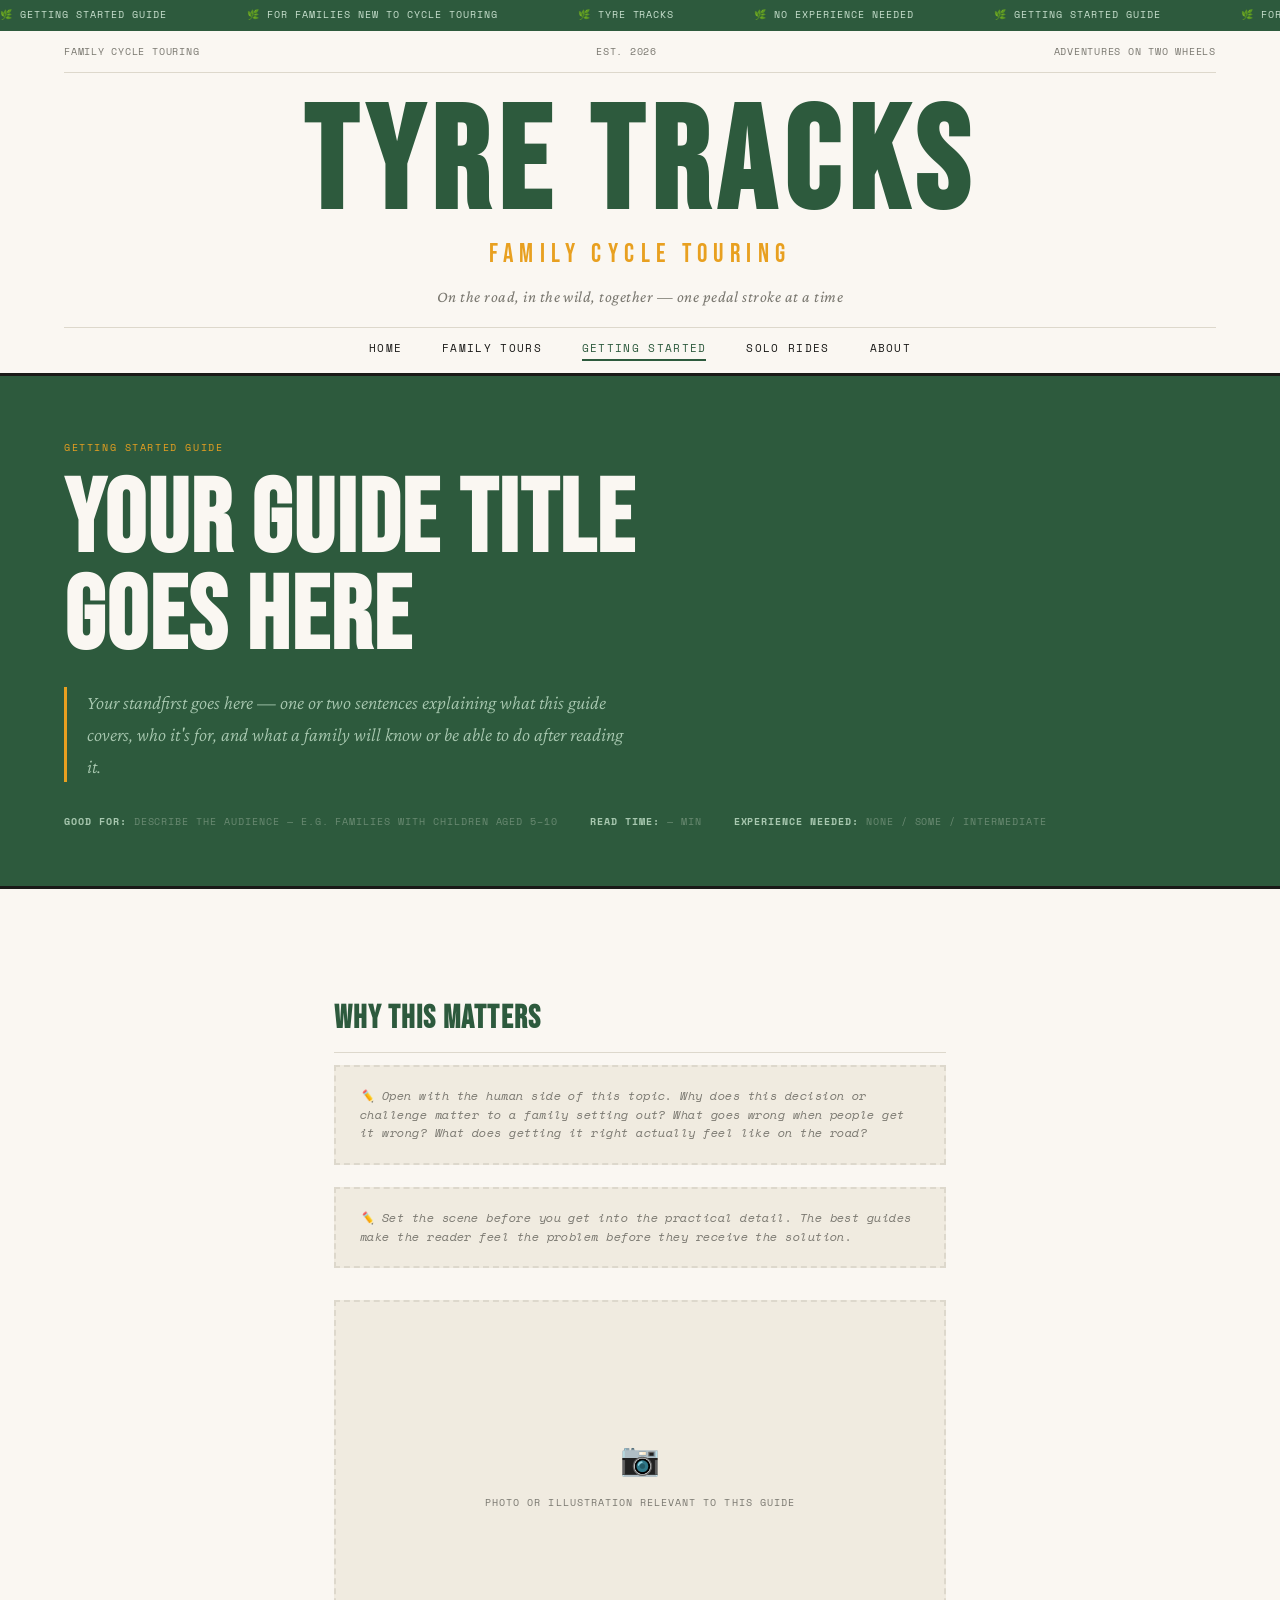
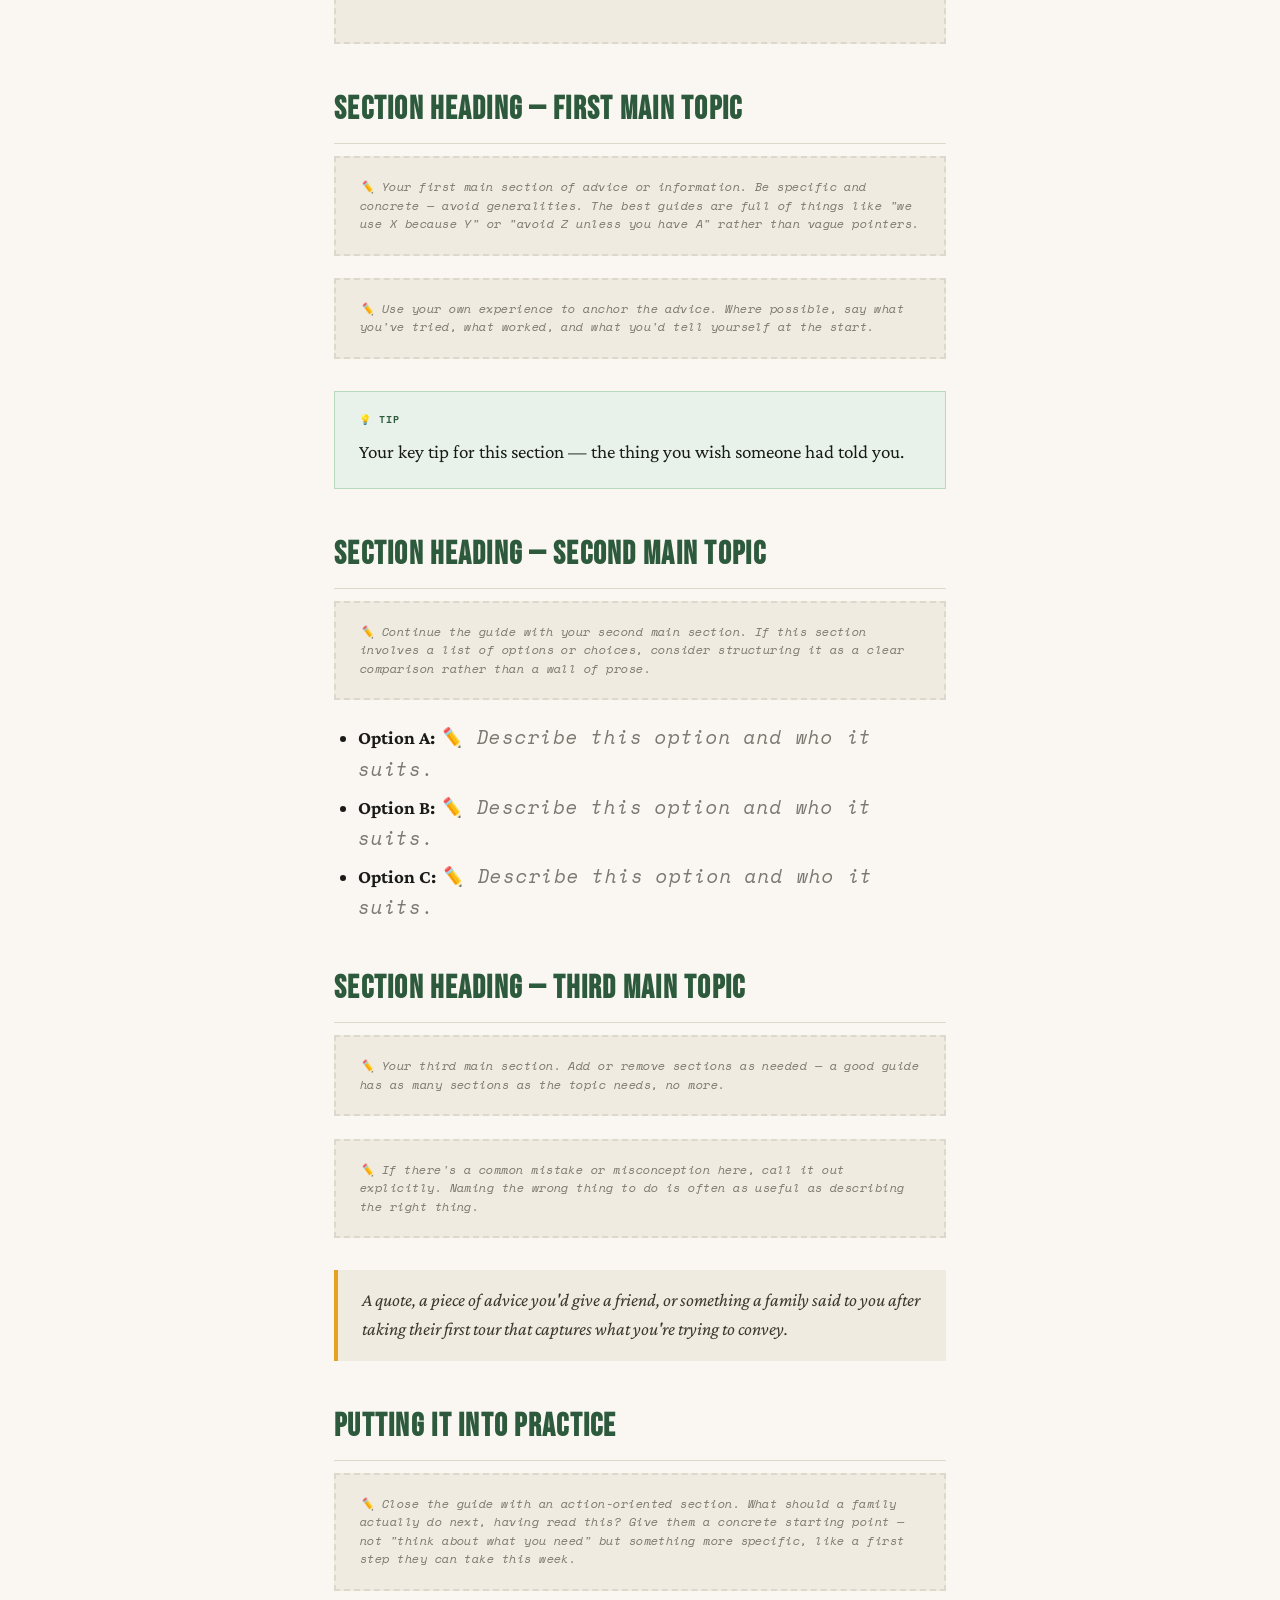
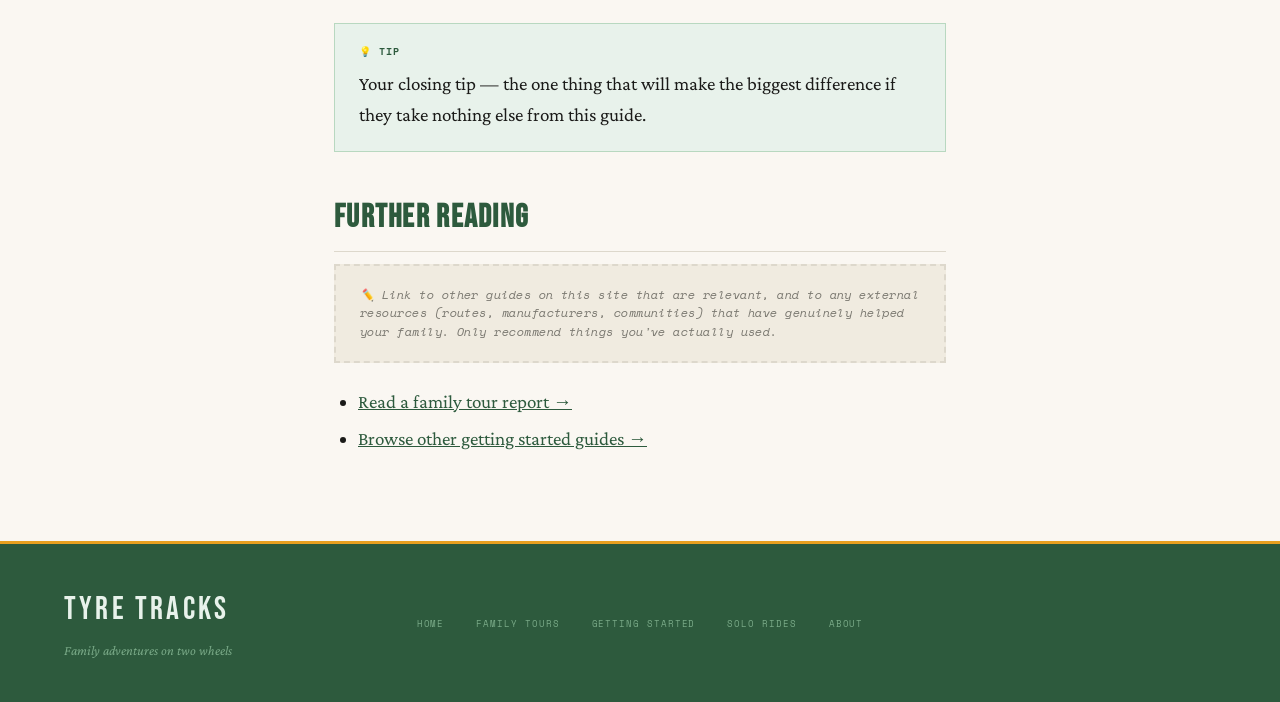
<file: getting-started.html>
<!DOCTYPE html>
<html lang="en">
<head>
<meta charset="UTF-8">
<meta name="viewport" content="width=device-width, initial-scale=1.0">
<title>Getting Started — Tyre Tracks</title>
<link href="https://fonts.googleapis.com/css2?family=Bebas+Neue&family=Crimson+Pro:ital,wght@0,300;0,400;0,600;1,300;1,400&family=Space+Mono:wght@400;700&display=swap" rel="stylesheet">
<link rel="stylesheet" href="shared.css">
</head>
<body>

<div class="ticker"><div class="ticker-inner"><span>Getting Started Guide</span><span>For families new to cycle touring</span><span>Tyre Tracks</span><span>No experience needed</span><span>Getting Started Guide</span><span>For families new to cycle touring</span><span>Tyre Tracks</span><span>No experience needed</span></div></div>

<header>
  <div class="header-top">
    <div class="issue-info">Family Cycle Touring</div>
    <div class="issue-info">Est. 2026</div>
    <div class="issue-info">Adventures on two wheels</div>
  </div>
  <div class="masthead">
    <h1><a href="index.html" style="text-decoration:none;color:inherit;">Tyre Tracks</a></h1>
    <span class="sub">Family Cycle Touring</span>
    <p class="tagline">On the road, in the wild, together — one pedal stroke at a time</p>
  </div>
  <nav>
    <a href="index.html">Home</a>
    <a href="tour-report.html">Family Tours</a>
    <a href="getting-started.html" class="active">Getting Started</a>
    <a href="solo-ride.html">Solo Rides</a>
    <a href="about.html">About</a>
  </nav>
</header>

<!-- ARTICLE HERO -->
<div class="article-hero">
  <div class="article-eyebrow">Getting Started Guide</div>
  <h1 class="article-title">Your guide title goes here</h1>
  <p class="article-standfirst">Your standfirst goes here — one or two sentences explaining what this guide covers, who it's for, and what a family will know or be able to do after reading it.</p>
  <div class="article-meta">
    <span><strong>Good for:</strong> Describe the audience — e.g. families with children aged 5–10</span>
    <span><strong>Read time:</strong> — min</span>
    <span><strong>Experience needed:</strong> None / Some / Intermediate</span>
  </div>
</div>

<!-- ARTICLE BODY -->
<article class="article-body">

  <h2>Why this matters</h2>
  <p class="placeholder">Open with the human side of this topic. Why does this decision or challenge matter to a family setting out? What goes wrong when people get it wrong? What does getting it right actually feel like on the road?</p>
  <p class="placeholder">Set the scene before you get into the practical detail. The best guides make the reader feel the problem before they receive the solution.</p>

  <div class="image-slot"><span>Photo or illustration relevant to this guide</span></div>

  <h2>Section heading — first main topic</h2>
  <p class="placeholder">Your first main section of advice or information. Be specific and concrete — avoid generalities. The best guides are full of things like "we use X because Y" or "avoid Z unless you have A" rather than vague pointers.</p>
  <p class="placeholder">Use your own experience to anchor the advice. Where possible, say what you've tried, what worked, and what you'd tell yourself at the start.</p>

  <div class="tip-box">Your key tip for this section — the thing you wish someone had told you.</div>

  <h2>Section heading — second main topic</h2>
  <p class="placeholder">Continue the guide with your second main section. If this section involves a list of options or choices, consider structuring it as a clear comparison rather than a wall of prose.</p>

  <ul>
    <li><strong>Option A:</strong> <span class="placeholder" style="display:inline;border:none;background:none;padding:0;font-size:inherit;">Describe this option and who it suits.</span></li>
    <li><strong>Option B:</strong> <span class="placeholder" style="display:inline;border:none;background:none;padding:0;font-size:inherit;">Describe this option and who it suits.</span></li>
    <li><strong>Option C:</strong> <span class="placeholder" style="display:inline;border:none;background:none;padding:0;font-size:inherit;">Describe this option and who it suits.</span></li>
  </ul>

  <h2>Section heading — third main topic</h2>
  <p class="placeholder">Your third main section. Add or remove sections as needed — a good guide has as many sections as the topic needs, no more.</p>
  <p class="placeholder">If there's a common mistake or misconception here, call it out explicitly. Naming the wrong thing to do is often as useful as describing the right thing.</p>

  <blockquote>A quote, a piece of advice you'd give a friend, or something a family said to you after taking their first tour that captures what you're trying to convey.</blockquote>

  <h2>Putting it into practice</h2>
  <p class="placeholder">Close the guide with an action-oriented section. What should a family actually do next, having read this? Give them a concrete starting point — not "think about what you need" but something more specific, like a first step they can take this week.</p>

  <div class="tip-box">Your closing tip — the one thing that will make the biggest difference if they take nothing else from this guide.</div>

  <h2>Further reading</h2>
  <p class="placeholder">Link to other guides on this site that are relevant, and to any external resources (routes, manufacturers, communities) that have genuinely helped your family. Only recommend things you've actually used.</p>

  <ul>
    <li><a href="tour-report.html" style="color:var(--forest);">Read a family tour report →</a></li>
    <li><a href="getting-started.html" style="color:var(--forest);">Browse other getting started guides →</a></li>
  </ul>

</article>

<footer>
  <div><div class="footer-brand">Tyre Tracks</div><div class="footer-tagline">Family adventures on two wheels</div></div>
  <div class="footer-links">
    <a href="index.html">Home</a>
    <a href="tour-report.html">Family Tours</a>
    <a href="getting-started.html">Getting Started</a>
    <a href="solo-ride.html">Solo Rides</a>
    <a href="about.html">About</a>
</footer>
</body>
</html>
</file>
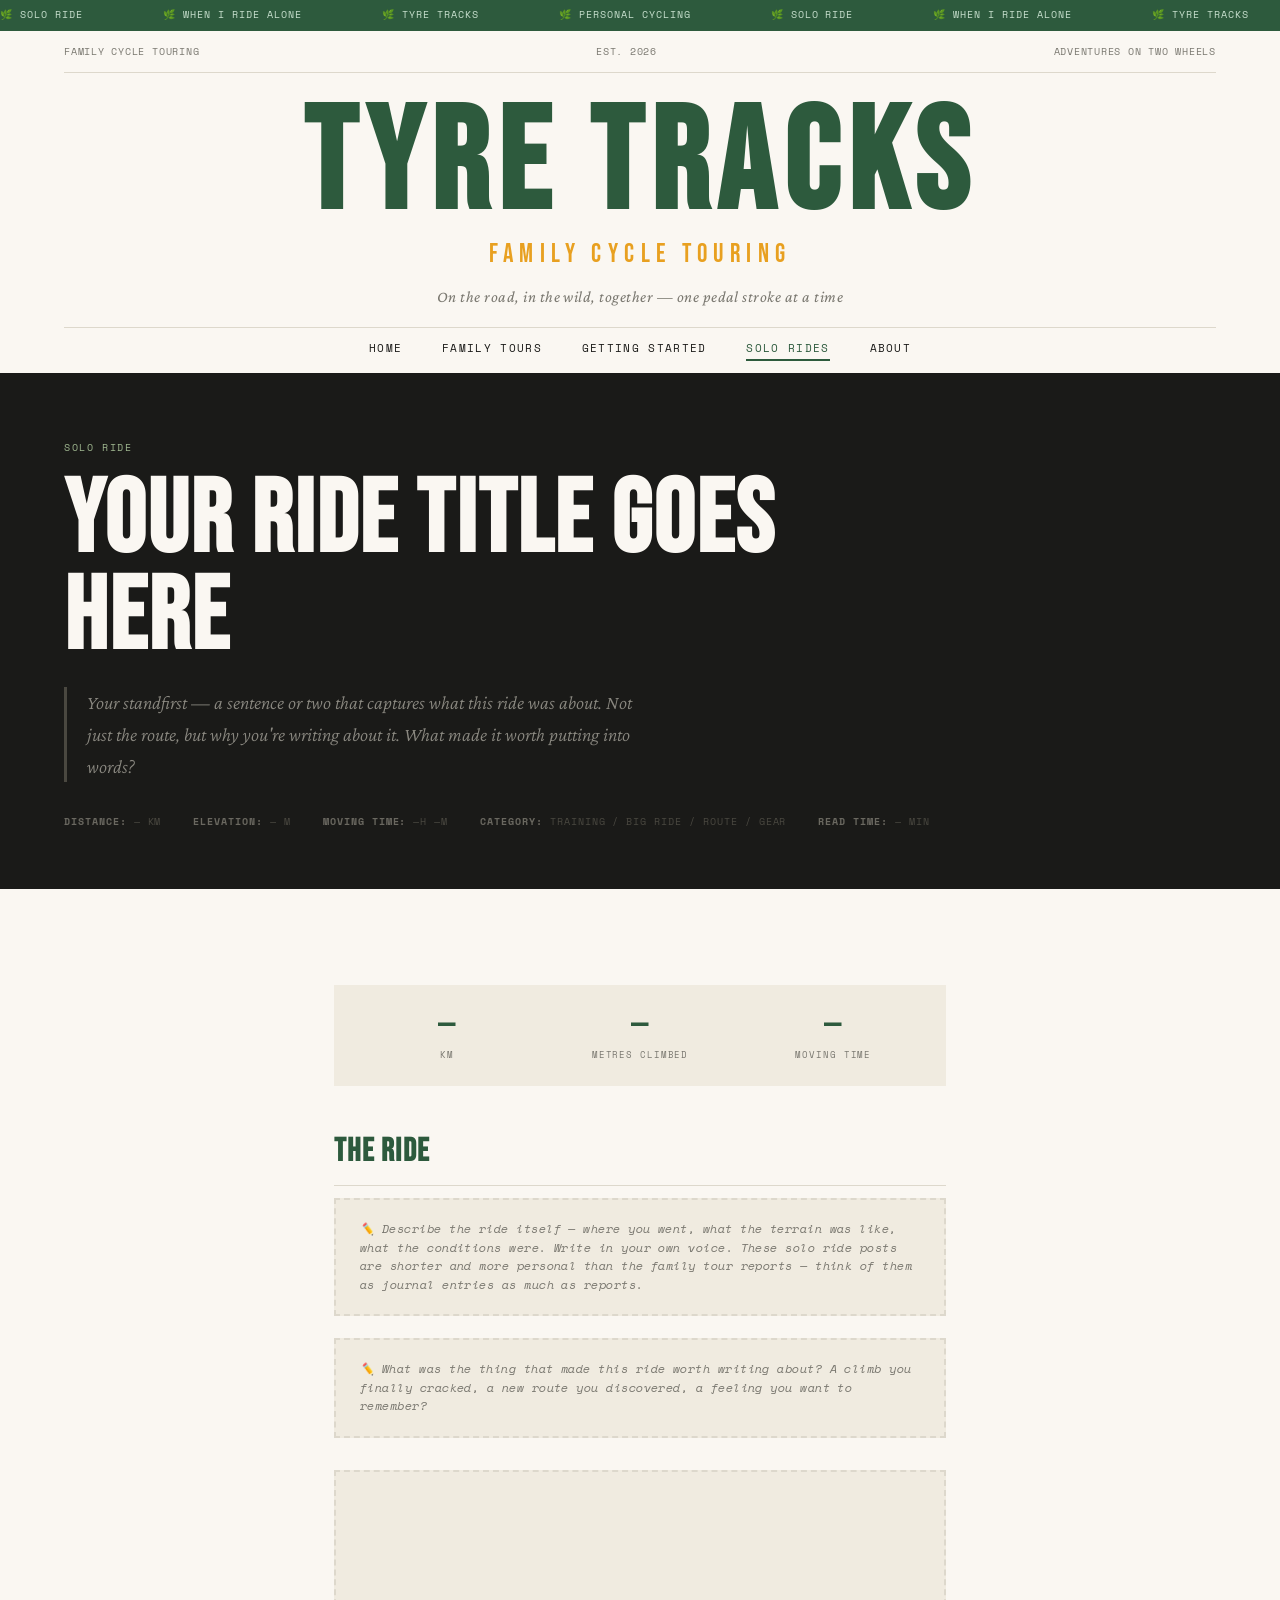
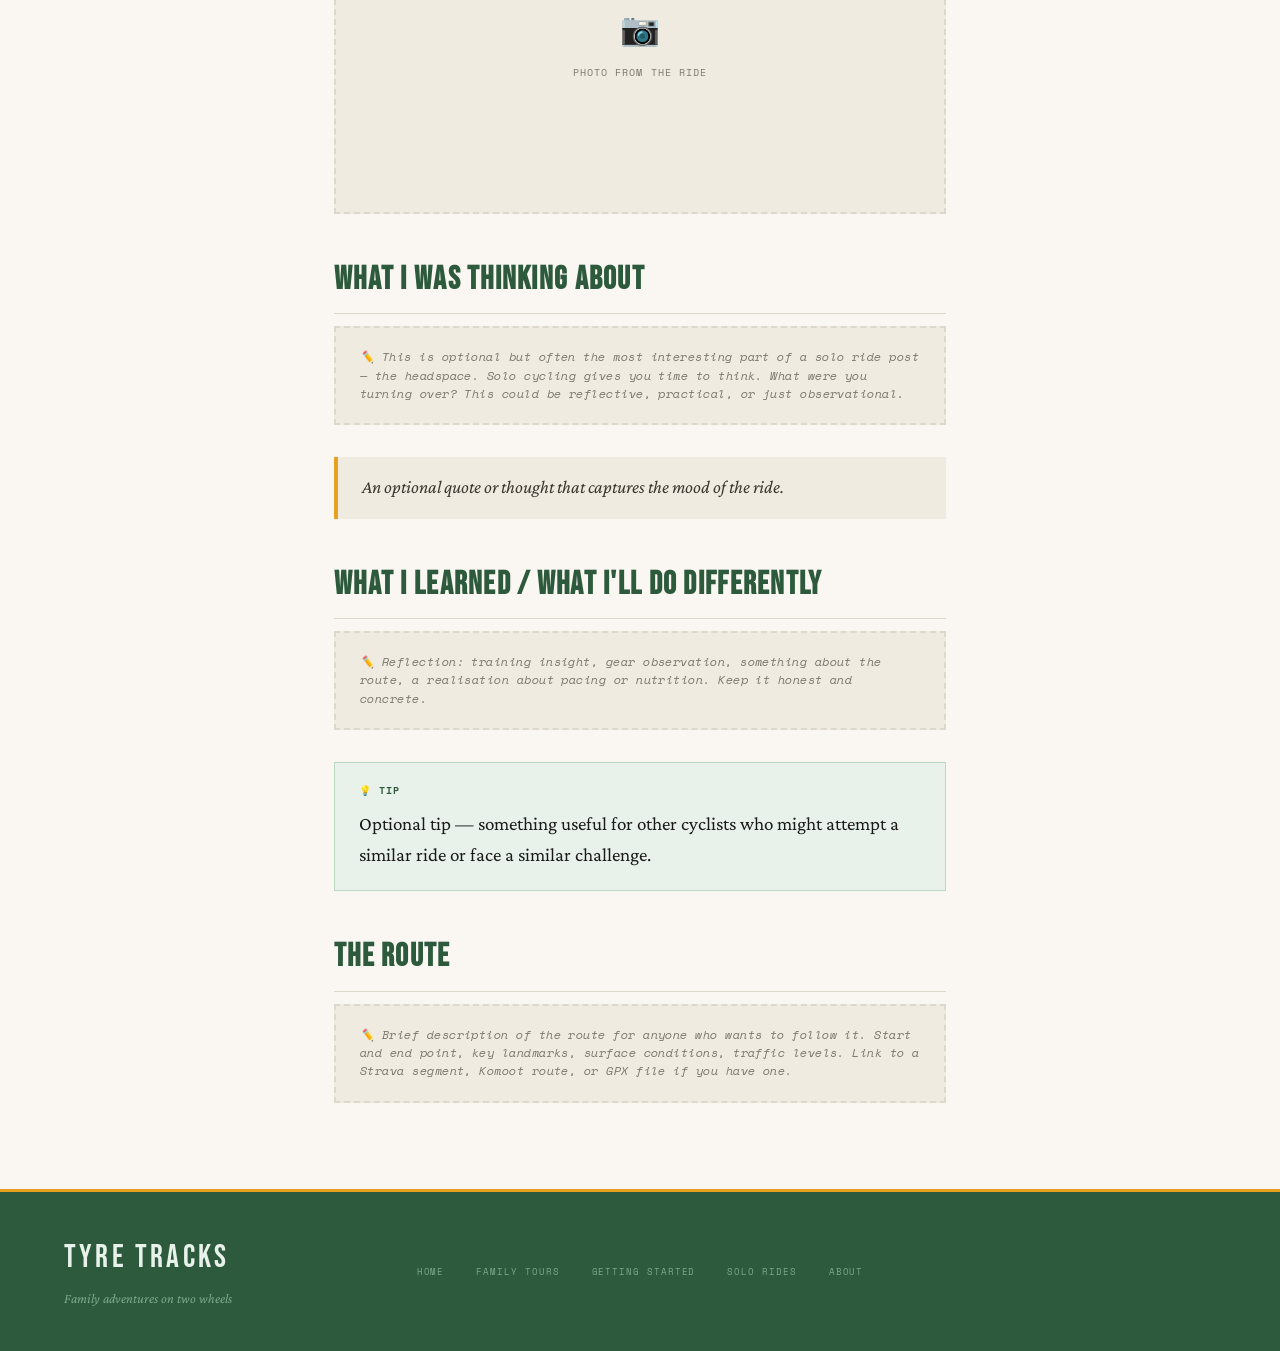
<file: solo-ride.html>
<!DOCTYPE html>
<html lang="en">
<head>
<meta charset="UTF-8">
<meta name="viewport" content="width=device-width, initial-scale=1.0">
<title>Solo Ride — Tyre Tracks</title>
<link href="https://fonts.googleapis.com/css2?family=Bebas+Neue&family=Crimson+Pro:ital,wght@0,300;0,400;0,600;1,300;1,400&family=Space+Mono:wght@400;700&display=swap" rel="stylesheet">
<link rel="stylesheet" href="shared.css">
<style>
  .article-hero { background: var(--ink); }
  .article-hero .article-eyebrow { color: #a0b890; }
  .article-hero .article-standfirst { border-left-color: #4a4840; color: #8a8880; }
  .article-hero .article-meta span { color: #4a4840; }
  .article-hero .article-meta span strong { color: #6a6860; }
</style>
</head>
<body>

<div class="ticker"><div class="ticker-inner"><span>Solo Ride</span><span>When I ride alone</span><span>Tyre Tracks</span><span>Personal cycling</span><span>Solo Ride</span><span>When I ride alone</span><span>Tyre Tracks</span><span>Personal cycling</span></div></div>

<header>
  <div class="header-top">
    <div class="issue-info">Family Cycle Touring</div>
    <div class="issue-info">Est. 2026</div>
    <div class="issue-info">Adventures on two wheels</div>
  </div>
  <div class="masthead">
    <h1><a href="index.html" style="text-decoration:none;color:inherit;">Tyre Tracks</a></h1>
    <span class="sub">Family Cycle Touring</span>
    <p class="tagline">On the road, in the wild, together — one pedal stroke at a time</p>
  </div>
  <nav>
    <a href="index.html">Home</a>
    <a href="tour-report.html">Family Tours</a>
    <a href="getting-started.html">Getting Started</a>
    <a href="solo-ride.html" class="active">Solo Rides</a>
    <a href="about.html">About</a>
  </nav>
</header>

<!-- ARTICLE HERO -->
<div class="article-hero">
  <div class="article-eyebrow">Solo Ride</div>
  <h1 class="article-title">Your ride title goes here</h1>
  <p class="article-standfirst">Your standfirst — a sentence or two that captures what this ride was about. Not just the route, but why you're writing about it. What made it worth putting into words?</p>
  <div class="article-meta">
    <span><strong>Distance:</strong> — km</span>
    <span><strong>Elevation:</strong> — m</span>
    <span><strong>Moving time:</strong> —h —m</span>
    <span><strong>Category:</strong> Training / Big ride / Route / Gear</span>
    <span><strong>Read time:</strong> — min</span>
  </div>
</div>

<!-- ARTICLE BODY -->
<article class="article-body">

  <!-- RIDE STATS -->
  <div class="stat-row">
    <div class="stat-item"><div class="num">—</div><div class="lbl">km</div></div>
    <div class="stat-item"><div class="num">—</div><div class="lbl">metres climbed</div></div>
    <div class="stat-item"><div class="num">—</div><div class="lbl">moving time</div></div>
  </div>

  <h2>The ride</h2>
  <p class="placeholder">Describe the ride itself — where you went, what the terrain was like, what the conditions were. Write in your own voice. These solo ride posts are shorter and more personal than the family tour reports — think of them as journal entries as much as reports.</p>
  <p class="placeholder">What was the thing that made this ride worth writing about? A climb you finally cracked, a new route you discovered, a feeling you want to remember?</p>

  <div class="image-slot"><span>Photo from the ride</span></div>

  <h2>What I was thinking about</h2>
  <p class="placeholder">This is optional but often the most interesting part of a solo ride post — the headspace. Solo cycling gives you time to think. What were you turning over? This could be reflective, practical, or just observational.</p>

  <blockquote>An optional quote or thought that captures the mood of the ride.</blockquote>

  <h2>What I learned / What I'll do differently</h2>
  <p class="placeholder">Reflection: training insight, gear observation, something about the route, a realisation about pacing or nutrition. Keep it honest and concrete.</p>

  <div class="tip-box">Optional tip — something useful for other cyclists who might attempt a similar ride or face a similar challenge.</div>

  <h2>The route</h2>
  <p class="placeholder">Brief description of the route for anyone who wants to follow it. Start and end point, key landmarks, surface conditions, traffic levels. Link to a Strava segment, Komoot route, or GPX file if you have one.</p>

</article>

<footer>
  <div><div class="footer-brand">Tyre Tracks</div><div class="footer-tagline">Family adventures on two wheels</div></div>
  <div class="footer-links">
    <a href="index.html">Home</a>
    <a href="tour-report.html">Family Tours</a>
    <a href="getting-started.html">Getting Started</a>
    <a href="solo-ride.html">Solo Rides</a>
    <a href="about.html">About</a>
</footer>
</body>
</html>
</file>
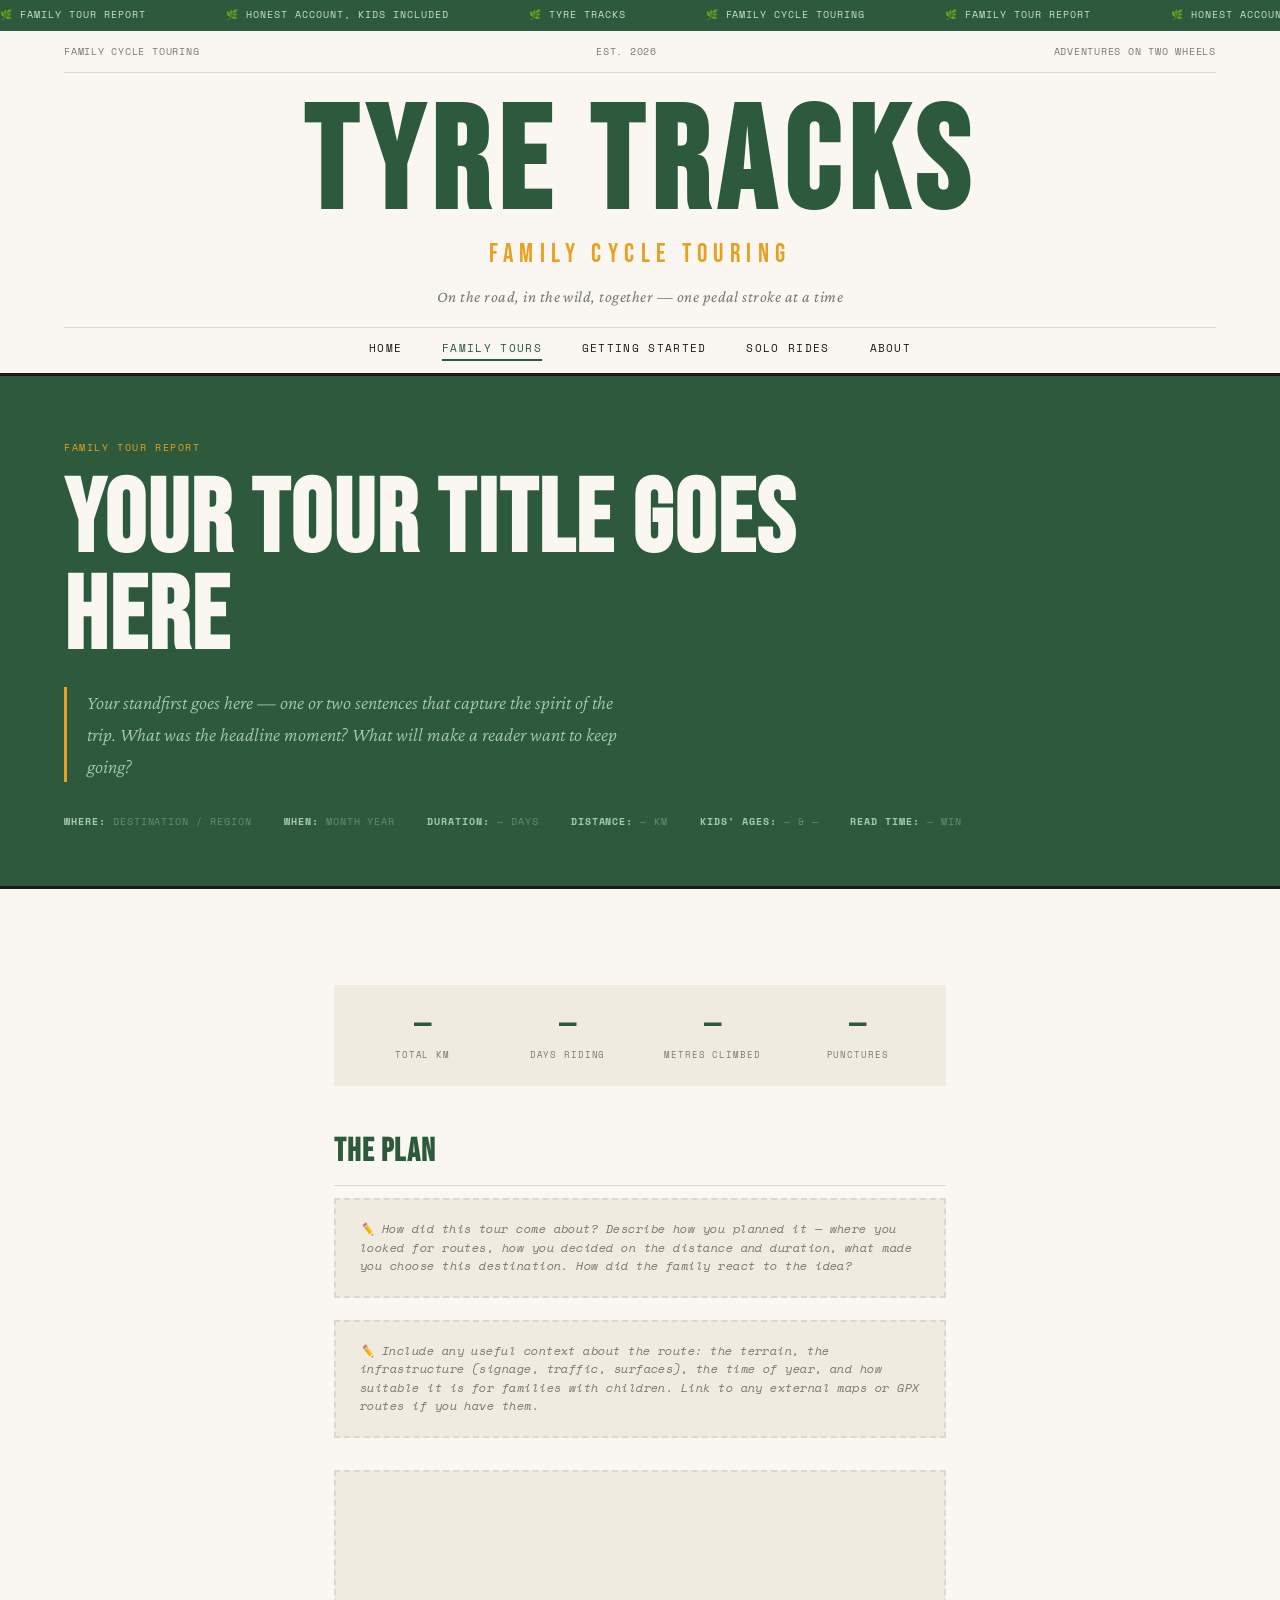
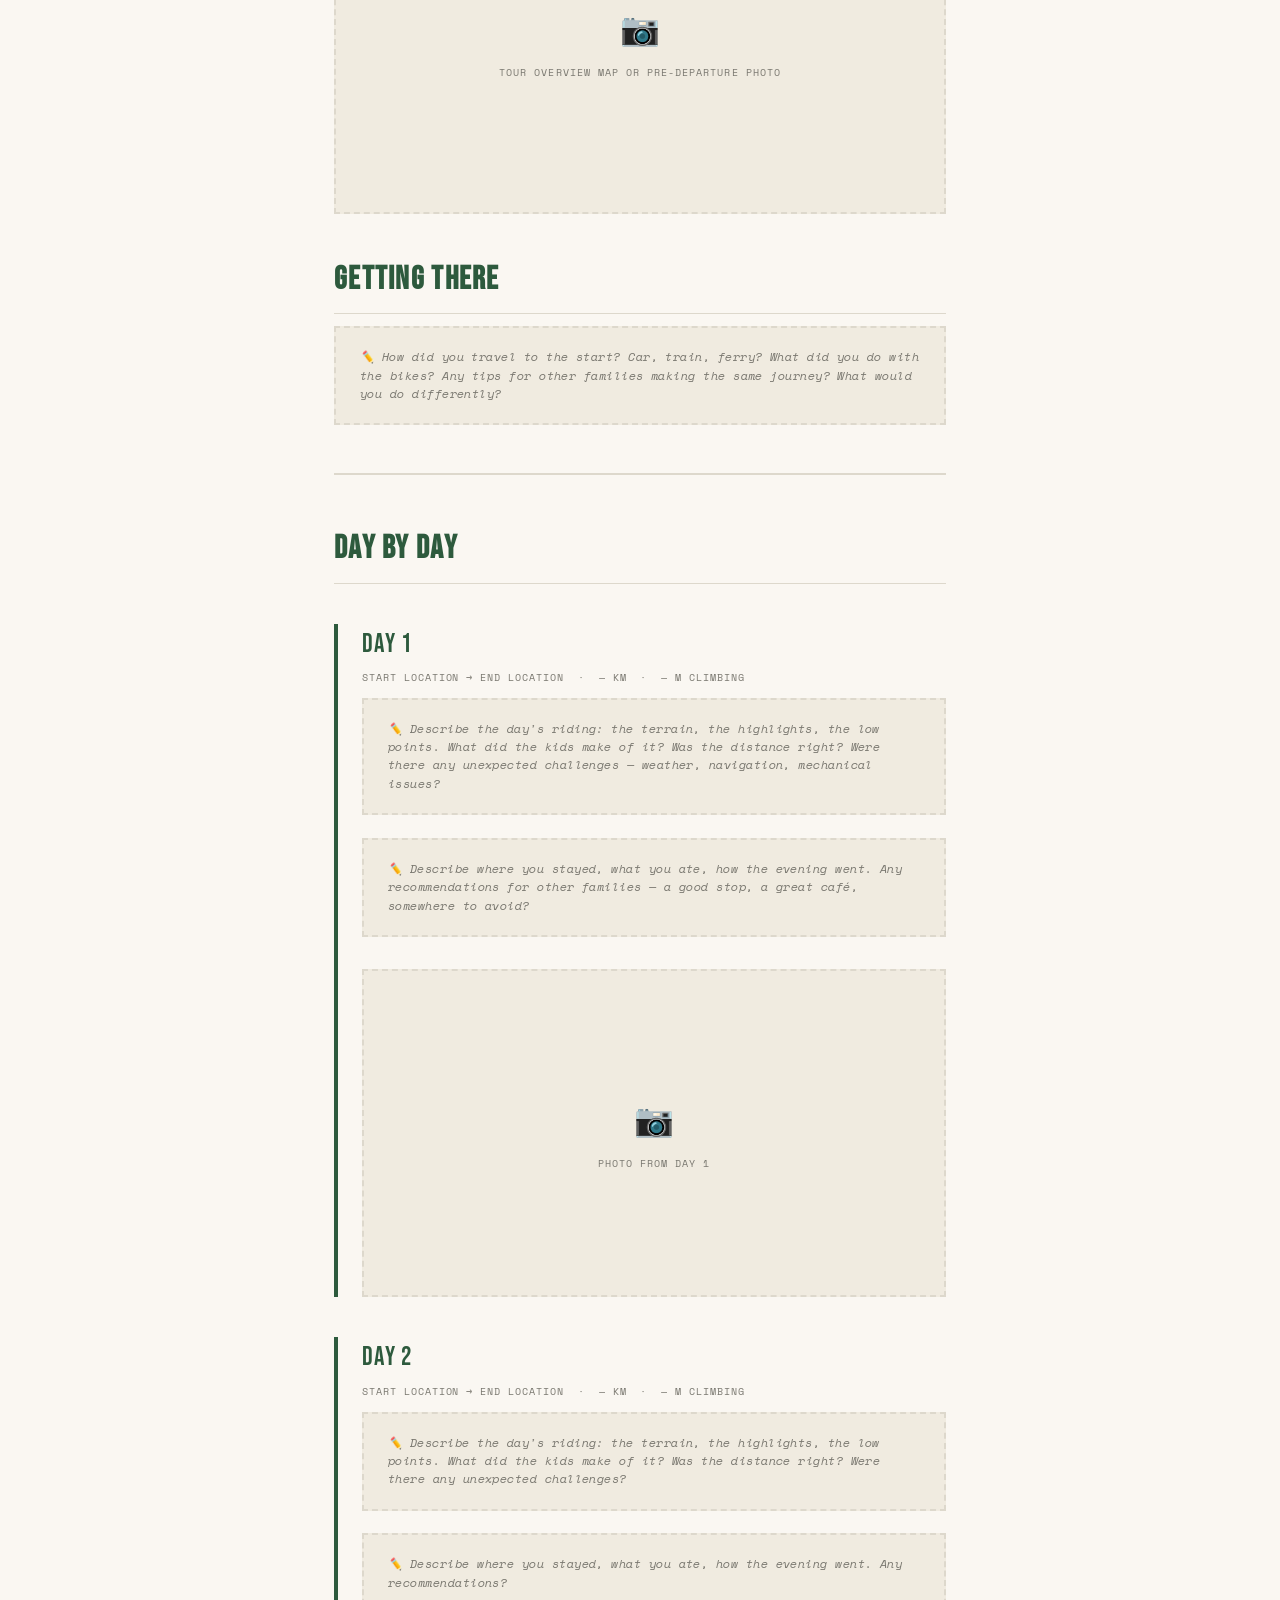
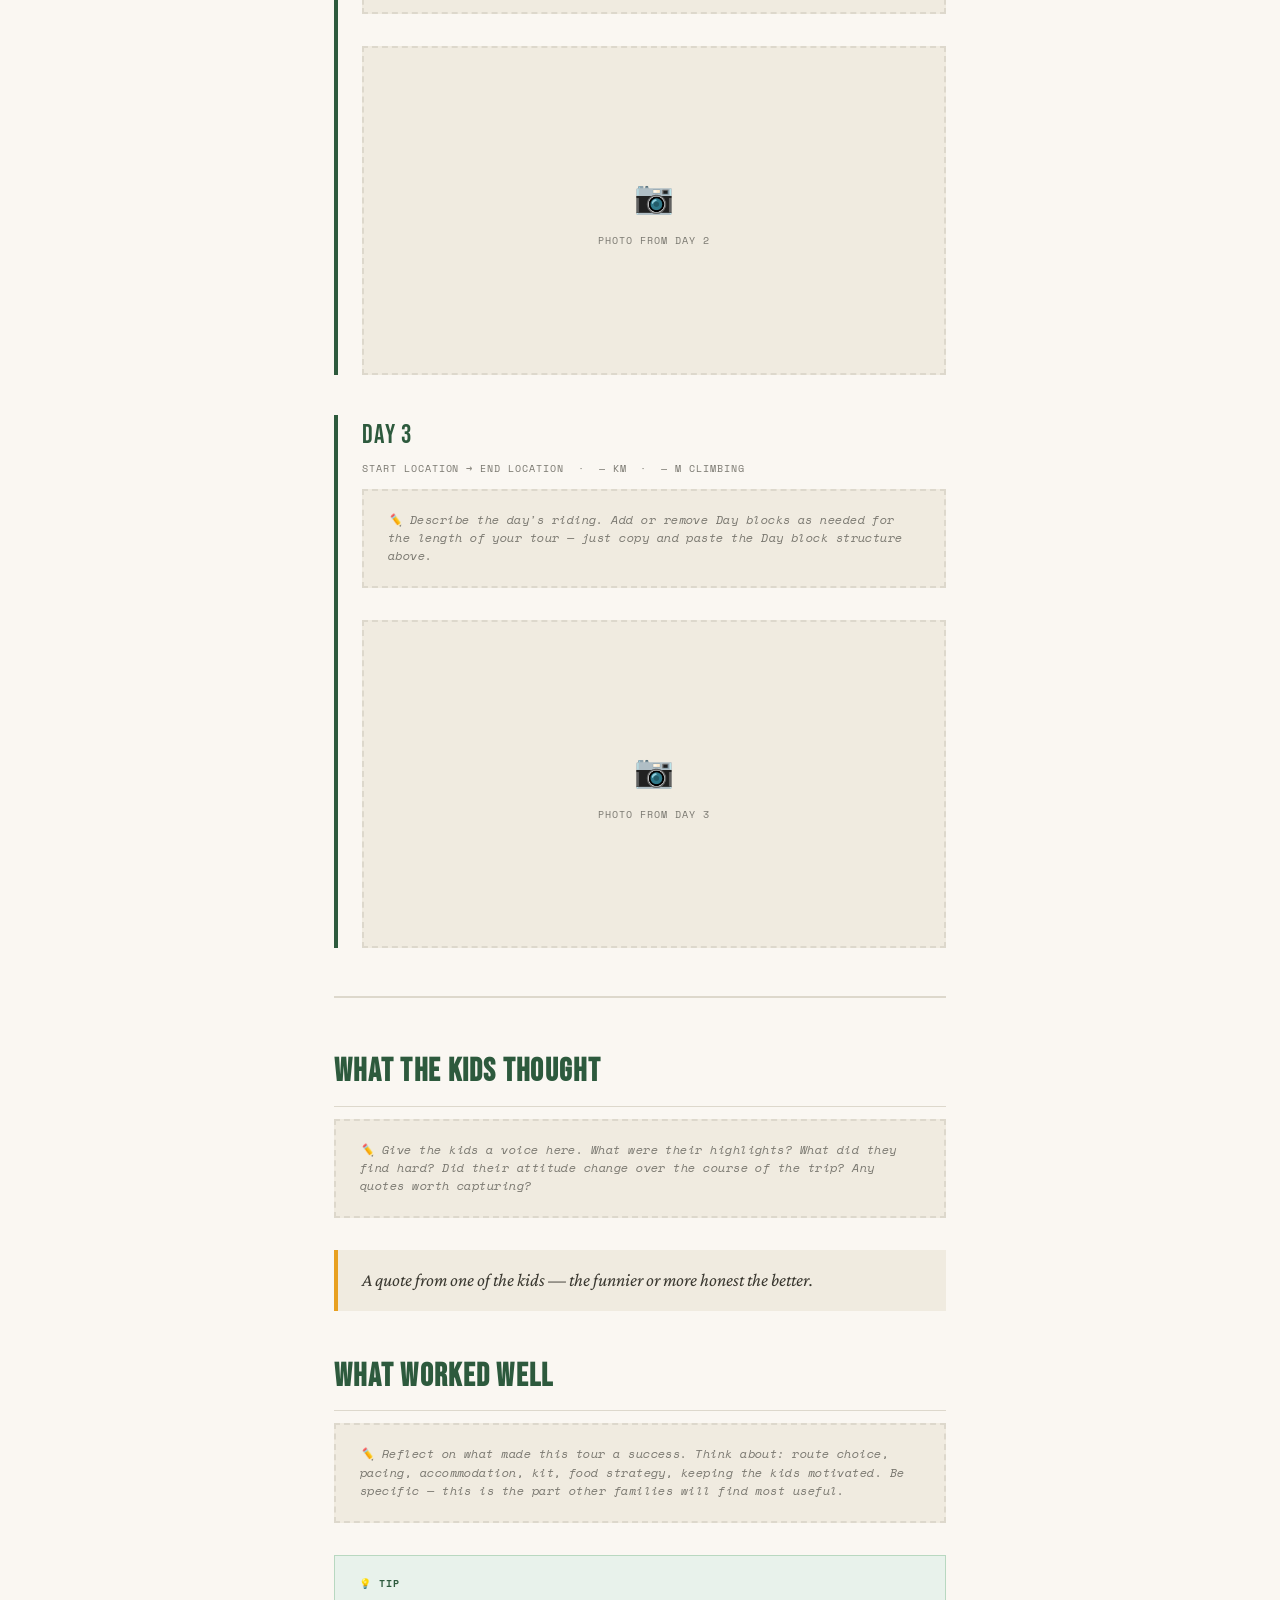
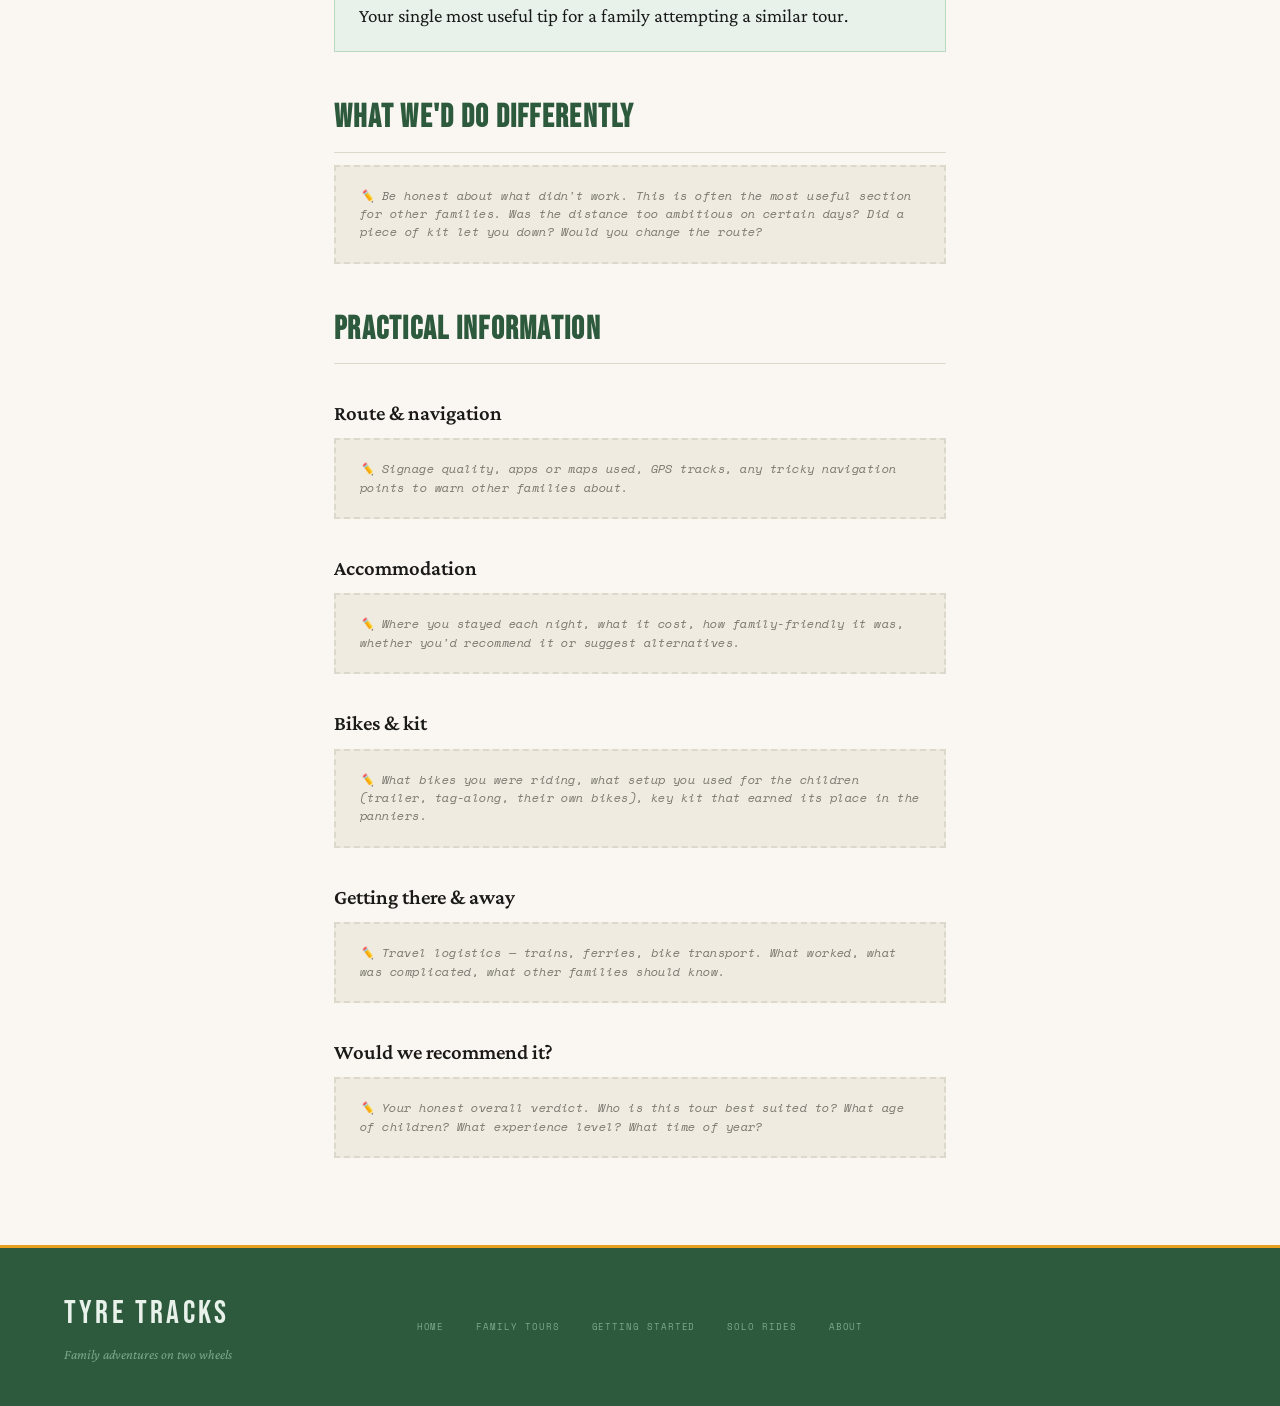
<file: tour-report.html>
<!DOCTYPE html>
<html lang="en">
<head>
<meta charset="UTF-8">
<meta name="viewport" content="width=device-width, initial-scale=1.0">
<title>Tour Report — Tyre Tracks</title>
<link href="https://fonts.googleapis.com/css2?family=Bebas+Neue&family=Crimson+Pro:ital,wght@0,300;0,400;0,600;1,300;1,400&family=Space+Mono:wght@400;700&display=swap" rel="stylesheet">
<link rel="stylesheet" href="shared.css">
</head>
<body>

<div class="ticker"><div class="ticker-inner"><span>Family Tour Report</span><span>Honest account, kids included</span><span>Tyre Tracks</span><span>Family Cycle Touring</span><span>Family Tour Report</span><span>Honest account, kids included</span><span>Tyre Tracks</span><span>Family Cycle Touring</span></div></div>

<header>
  <div class="header-top">
    <div class="issue-info">Family Cycle Touring</div>
    <div class="issue-info">Est. 2026</div>
    <div class="issue-info">Adventures on two wheels</div>
  </div>
  <div class="masthead">
    <h1><a href="index.html" style="text-decoration:none;color:inherit;">Tyre Tracks</a></h1>
    <span class="sub">Family Cycle Touring</span>
    <p class="tagline">On the road, in the wild, together — one pedal stroke at a time</p>
  </div>
  <nav>
    <a href="index.html">Home</a>
    <a href="tour-report.html" class="active">Family Tours</a>
    <a href="getting-started.html">Getting Started</a>
    <a href="solo-ride.html">Solo Rides</a>
    <a href="about.html">About</a>
  </nav>
</header>

<!-- ARTICLE HERO -->
<div class="article-hero">
  <div class="article-eyebrow">Family Tour Report</div>
  <h1 class="article-title">Your tour title goes here</h1>
  <p class="article-standfirst">Your standfirst goes here — one or two sentences that capture the spirit of the trip. What was the headline moment? What will make a reader want to keep going?</p>
  <div class="article-meta">
    <span><strong>Where:</strong> Destination / Region</span>
    <span><strong>When:</strong> Month Year</span>
    <span><strong>Duration:</strong> — days</span>
    <span><strong>Distance:</strong> — km</span>
    <span><strong>Kids' ages:</strong> — &amp; —</span>
    <span><strong>Read time:</strong> — min</span>
  </div>
</div>

<!-- ARTICLE BODY -->
<article class="article-body">

  <!-- OVERVIEW STATS -->
  <div class="stat-row four-col">
    <div class="stat-item"><div class="num">—</div><div class="lbl">Total km</div></div>
    <div class="stat-item"><div class="num">—</div><div class="lbl">Days riding</div></div>
    <div class="stat-item"><div class="num">—</div><div class="lbl">Metres climbed</div></div>
    <div class="stat-item"><div class="num">—</div><div class="lbl">Punctures</div></div>
  </div>

  <h2>The plan</h2>
  <p class="placeholder">How did this tour come about? Describe how you planned it — where you looked for routes, how you decided on the distance and duration, what made you choose this destination. How did the family react to the idea?</p>
  <p class="placeholder">Include any useful context about the route: the terrain, the infrastructure (signage, traffic, surfaces), the time of year, and how suitable it is for families with children. Link to any external maps or GPX routes if you have them.</p>

  <div class="image-slot"><span>Tour overview map or pre-departure photo</span></div>

  <h2>Getting there</h2>
  <p class="placeholder">How did you travel to the start? Car, train, ferry? What did you do with the bikes? Any tips for other families making the same journey? What would you do differently?</p>

  <hr class="section-divider">
  <h2>Day by day</h2>

  <!-- DAY 1 -->
  <div class="day-block">
    <div class="day-label">Day 1</div>
    <div class="day-subtitle">Start location → End location &nbsp;·&nbsp; — km &nbsp;·&nbsp; — m climbing</div>
    <p class="placeholder">Describe the day's riding: the terrain, the highlights, the low points. What did the kids make of it? Was the distance right? Were there any unexpected challenges — weather, navigation, mechanical issues?</p>
    <p class="placeholder">Describe where you stayed, what you ate, how the evening went. Any recommendations for other families — a good stop, a great café, somewhere to avoid?</p>
    <div class="image-slot"><span>Photo from Day 1</span></div>
  </div>

  <!-- DAY 2 -->
  <div class="day-block">
    <div class="day-label">Day 2</div>
    <div class="day-subtitle">Start location → End location &nbsp;·&nbsp; — km &nbsp;·&nbsp; — m climbing</div>
    <p class="placeholder">Describe the day's riding: the terrain, the highlights, the low points. What did the kids make of it? Was the distance right? Were there any unexpected challenges?</p>
    <p class="placeholder">Describe where you stayed, what you ate, how the evening went. Any recommendations?</p>
    <div class="image-slot"><span>Photo from Day 2</span></div>
  </div>

  <!-- DAY 3 -->
  <div class="day-block">
    <div class="day-label">Day 3</div>
    <div class="day-subtitle">Start location → End location &nbsp;·&nbsp; — km &nbsp;·&nbsp; — m climbing</div>
    <p class="placeholder">Describe the day's riding. Add or remove Day blocks as needed for the length of your tour — just copy and paste the Day block structure above.</p>
    <div class="image-slot"><span>Photo from Day 3</span></div>
  </div>

  <hr class="section-divider">

  <h2>What the kids thought</h2>
  <p class="placeholder">Give the kids a voice here. What were their highlights? What did they find hard? Did their attitude change over the course of the trip? Any quotes worth capturing?</p>

  <blockquote>A quote from one of the kids — the funnier or more honest the better.</blockquote>

  <h2>What worked well</h2>
  <p class="placeholder">Reflect on what made this tour a success. Think about: route choice, pacing, accommodation, kit, food strategy, keeping the kids motivated. Be specific — this is the part other families will find most useful.</p>

  <div class="tip-box">Your single most useful tip for a family attempting a similar tour.</div>

  <h2>What we'd do differently</h2>
  <p class="placeholder">Be honest about what didn't work. This is often the most useful section for other families. Was the distance too ambitious on certain days? Did a piece of kit let you down? Would you change the route?</p>

  <h2>Practical information</h2>
  <h3>Route &amp; navigation</h3>
  <p class="placeholder">Signage quality, apps or maps used, GPS tracks, any tricky navigation points to warn other families about.</p>

  <h3>Accommodation</h3>
  <p class="placeholder">Where you stayed each night, what it cost, how family-friendly it was, whether you'd recommend it or suggest alternatives.</p>

  <h3>Bikes &amp; kit</h3>
  <p class="placeholder">What bikes you were riding, what setup you used for the children (trailer, tag-along, their own bikes), key kit that earned its place in the panniers.</p>

  <h3>Getting there &amp; away</h3>
  <p class="placeholder">Travel logistics — trains, ferries, bike transport. What worked, what was complicated, what other families should know.</p>

  <h3>Would we recommend it?</h3>
  <p class="placeholder">Your honest overall verdict. Who is this tour best suited to? What age of children? What experience level? What time of year?</p>

</article>

<footer>
  <div><div class="footer-brand">Tyre Tracks</div><div class="footer-tagline">Family adventures on two wheels</div></div>
  <div class="footer-links">
    <a href="index.html">Home</a>
    <a href="tour-report.html">Family Tours</a>
    <a href="getting-started.html">Getting Started</a>
    <a href="solo-ride.html">Solo Rides</a>
    <a href="about.html">About</a>
</footer>
</body>
</html>
</file>
<file: shared.css>
/* ── TYRE TRACKS — SHARED STYLES ── */
:root {
  --ink: #1a1a18;
  --paper: #faf7f2;
  --forest: #2d5a3d;
  --leaf: #4a8c5c;
  --sun: #e8a020;
  --sky: #d4e8f0;
  --muted: #7a7870;
  --rule: #ddd8cc;
  --warm: #f0ebe0;
}

*, *::before, *::after { box-sizing: border-box; margin: 0; padding: 0; }
html { scroll-behavior: smooth; }

body {
  background: var(--paper);
  color: var(--ink);
  font-family: 'Crimson Pro', Georgia, serif;
  font-size: 19px;
  line-height: 1.65;
  overflow-x: hidden;
}

/* ── TICKER ── */
.ticker { background: var(--forest); color: #c8e0ce; padding: 0.45rem 0; overflow: hidden; }
.ticker-inner {
  display: flex; gap: 5rem;
  animation: ticker 30s linear infinite;
  white-space: nowrap; width: max-content;
}
.ticker span { font-family: 'Space Mono', monospace; font-size: 0.62rem; letter-spacing: 0.1em; text-transform: uppercase; }
.ticker span::before { content: '🌿 '; }

/* ── HEADER ── */
header { border-bottom: 3px solid var(--ink); padding: 0 5vw; background: var(--paper); }
.header-top { display: flex; align-items: center; justify-content: space-between; padding: 0.8rem 0; border-bottom: 1px solid var(--rule); }
.issue-info { font-family: 'Space Mono', monospace; font-size: 0.6rem; letter-spacing: 0.08em; color: var(--muted); text-transform: uppercase; }

.masthead { text-align: center; padding: 1.75rem 0 1rem; }
.masthead h1 { font-family: 'Bebas Neue', sans-serif; font-size: clamp(4.5rem, 14vw, 9rem); letter-spacing: 0.06em; line-height: 0.9; color: var(--forest); }
.masthead .sub { font-family: 'Bebas Neue', sans-serif; font-size: clamp(0.9rem, 2.5vw, 1.6rem); letter-spacing: 0.25em; color: var(--sun); display: block; margin-top: 0.2rem; }
.masthead .tagline { font-family: 'Crimson Pro', serif; font-style: italic; font-size: 1rem; color: var(--muted); margin-top: 0.5rem; letter-spacing: 0.03em; }

nav { border-top: 1px solid var(--rule); padding: 0.75rem 0; display: flex; justify-content: center; gap: 2.5rem; flex-wrap: wrap; }
nav a { font-family: 'Space Mono', monospace; font-size: 0.68rem; letter-spacing: 0.12em; text-transform: uppercase; color: var(--ink); text-decoration: none; transition: color 0.2s; }
nav a:hover { color: var(--forest); }
nav a.active { color: var(--forest); border-bottom: 2px solid var(--forest); padding-bottom: 2px; }

/* ── FOOTER ── */
footer { background: var(--forest); color: #c8e0ce; padding: 2.5rem 5vw; display: grid; grid-template-columns: 1fr auto 1fr; align-items: center; gap: 2rem; border-top: 3px solid var(--sun); }
.footer-brand { font-family: 'Bebas Neue', sans-serif; font-size: 2rem; letter-spacing: 0.1em; color: #e8f2eb; }
.footer-tagline { font-style: italic; font-size: 0.85rem; color: #7aaa88; margin-top: 0.2rem; }
.footer-links { display: flex; gap: 2rem; justify-content: center; flex-wrap: wrap; }
.footer-links a { font-family: 'Space Mono', monospace; font-size: 0.58rem; letter-spacing: 0.1em; text-transform: uppercase; color: #7aaa88; text-decoration: none; transition: color 0.2s; }
.footer-links a:hover { color: var(--sun); }
.footer-copy { font-family: 'Space Mono', monospace; font-size: 0.58rem; color: #4a7a58; letter-spacing: 0.06em; text-align: right; }

/* ── ARTICLE SHARED ── */
.article-hero { background: var(--forest); color: var(--paper); padding: 4rem 5vw 3.5rem; border-bottom: 3px solid var(--ink); }
.article-eyebrow { font-family: 'Space Mono', monospace; font-size: 0.62rem; letter-spacing: 0.16em; text-transform: uppercase; color: var(--sun); margin-bottom: 1rem; }
.article-title { font-family: 'Bebas Neue', sans-serif; font-size: clamp(2.8rem, 8vw, 7rem); line-height: 0.95; letter-spacing: 0.02em; max-width: 18ch; margin-bottom: 1.25rem; }
.article-standfirst { font-size: 1.2rem; line-height: 1.65; color: #a8c8b0; font-weight: 300; font-style: italic; max-width: 52ch; border-left: 3px solid var(--sun); padding-left: 1.25rem; }
.article-meta { display: flex; gap: 2rem; margin-top: 2rem; flex-wrap: wrap; }
.article-meta span { font-family: 'Space Mono', monospace; font-size: 0.6rem; letter-spacing: 0.1em; text-transform: uppercase; color: #6a8a72; }
.article-meta span strong { color: #a8c8b0; }

.article-body { max-width: 740px; margin: 0 auto; padding: 4rem 5vw; }

.article-body h2 { font-family: 'Bebas Neue', sans-serif; font-size: 2rem; letter-spacing: 0.04em; color: var(--forest); margin: 2.5rem 0 0.75rem; border-bottom: 1px solid var(--rule); padding-bottom: 0.4rem; }
.article-body h3 { font-family: 'Crimson Pro', serif; font-size: 1.3rem; font-weight: 600; color: var(--ink); margin: 2rem 0 0.5rem; }
.article-body p { margin-bottom: 1.4rem; }
.article-body p:empty { display: none; }

.article-body blockquote {
  border-left: 4px solid var(--sun); margin: 2rem 0;
  padding: 1rem 1.5rem; background: var(--warm);
  font-style: italic; font-size: 1.15rem; color: #3a3830; line-height: 1.6;
}

.article-body .placeholder {
  background: var(--warm); border: 2px dashed var(--rule);
  padding: 1.25rem 1.5rem; margin-bottom: 1.4rem;
  color: var(--muted); font-style: italic; font-size: 0.95rem;
  font-family: 'Space Mono', monospace; font-size: 0.72rem;
  letter-spacing: 0.04em; line-height: 1.6;
}

.article-body .placeholder::before { content: '✏️  '; }

.article-body .image-slot {
  aspect-ratio: 16/9; background: var(--warm);
  border: 2px dashed var(--rule); margin: 2rem 0;
  display: flex; align-items: center; justify-content: center;
  flex-direction: column; gap: 0.5rem;
}
.article-body .image-slot span { font-family: 'Space Mono', monospace; font-size: 0.65rem; letter-spacing: 0.1em; text-transform: uppercase; color: var(--muted); }
.article-body .image-slot::before { content: '📷'; font-size: 2rem; }

.article-body .day-block { border-left: 4px solid var(--forest); padding: 0 0 0 1.5rem; margin: 2.5rem 0; }
.article-body .day-label { font-family: 'Bebas Neue', sans-serif; font-size: 1.6rem; letter-spacing: 0.05em; color: var(--forest); margin-bottom: 0.25rem; }
.article-body .day-subtitle { font-family: 'Space Mono', monospace; font-size: 0.6rem; letter-spacing: 0.1em; text-transform: uppercase; color: var(--muted); margin-bottom: 0.75rem; }

.article-body .stat-row { display: grid; grid-template-columns: repeat(3, 1fr); gap: 1rem; margin: 2rem 0; background: var(--warm); padding: 1.5rem; }
.article-body .stat-row.four-col { grid-template-columns: repeat(4, 1fr); }
.stat-item { text-align: center; }
.stat-item .num { font-family: 'Bebas Neue', sans-serif; font-size: 2.2rem; color: var(--forest); line-height: 1; }
.stat-item .lbl { font-family: 'Space Mono', monospace; font-size: 0.55rem; letter-spacing: 0.1em; text-transform: uppercase; color: var(--muted); margin-top: 0.2rem; }

.article-body .tip-box { background: #e8f2eb; border: 1px solid #b8d8c0; padding: 1.25rem 1.5rem; margin: 2rem 0; }
.article-body .tip-box::before { content: '💡 Tip  '; font-family: 'Space Mono', monospace; font-size: 0.62rem; letter-spacing: 0.1em; text-transform: uppercase; color: var(--forest); font-weight: 700; display: block; margin-bottom: 0.5rem; }

.article-body ul, .article-body ol { padding-left: 1.5rem; margin-bottom: 1.4rem; }
.article-body li { margin-bottom: 0.4rem; }

.article-body .section-divider { border: none; border-top: 2px solid var(--rule); margin: 3rem 0; }

/* ── ANIMATIONS ── */
@keyframes ticker { from { transform: translateX(0); } to { transform: translateX(-50%); } }
@keyframes fadeDown { from { opacity: 0; transform: translateY(-18px); } to { opacity: 1; transform: translateY(0); } }

/* ── RESPONSIVE ── */
@media (max-width: 900px) { footer { grid-template-columns: 1fr; text-align: center; } .footer-copy { text-align: center; } }
@media (max-width: 600px) { nav { gap: 1.25rem; } .article-body .stat-row { grid-template-columns: repeat(2, 1fr); } }
</file>
